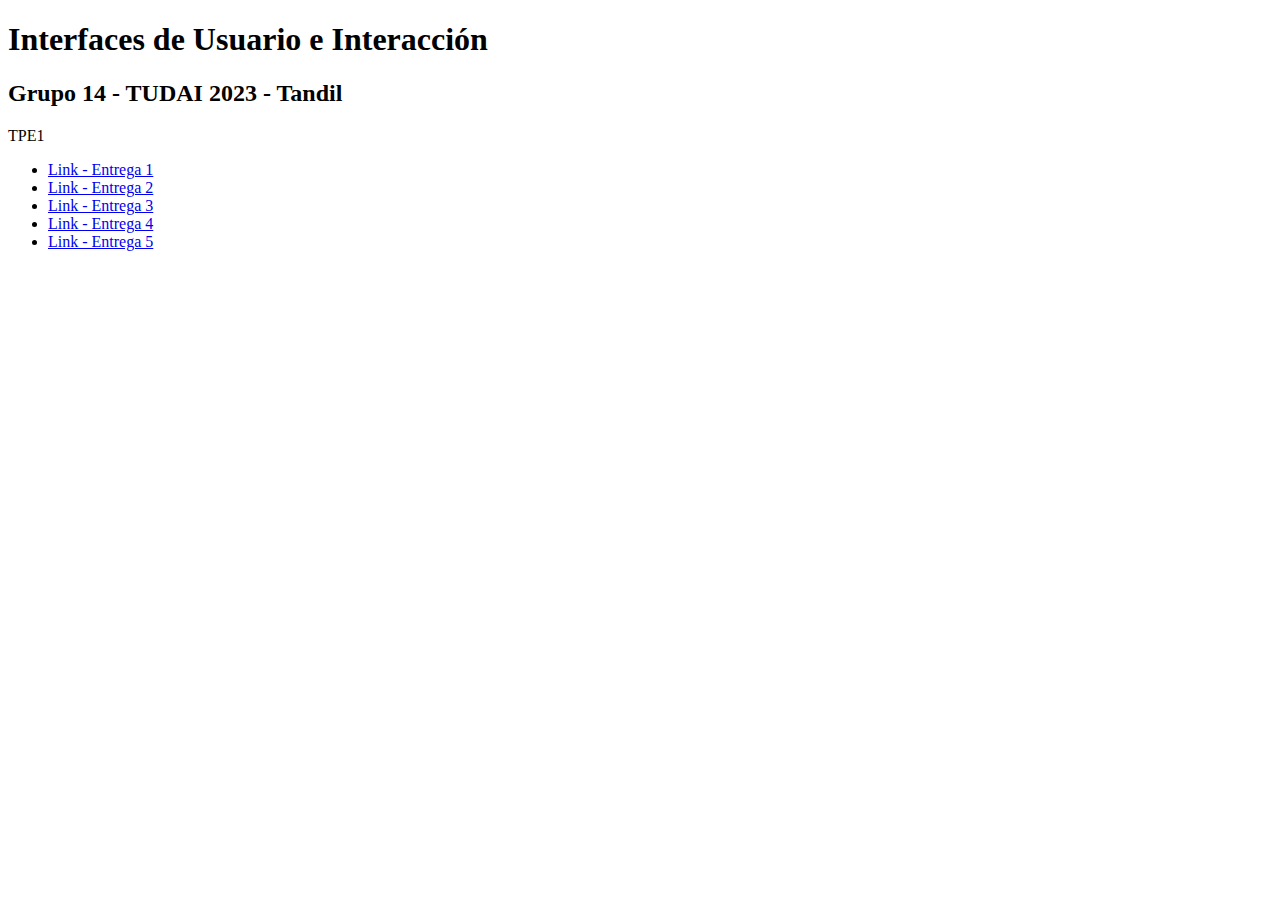
<file: index.html>
<!DOCTYPE html>
<html lang="en">
<head>
    <meta charset="UTF-8">
    <meta name="viewport" content="width=device-width, initial-scale=1.0">
    <title>Links</title>
</head>
<body>
    <h1>Interfaces de Usuario e Interacción</h1>
    <h2>Grupo 14 - TUDAI 2023 - Tandil</h2>
    <p>TPE1</p>
    <ul>
        <li><a href="TP1/EntregaFinal/index.html">Link - Entrega 1</a></li>
        <li><a href="TP2/EntregaFinal/index.html" target="_blank">Link - Entrega 2</a></li>
        <li><a href="TP3/EntregaFinal/index.html" target="_blank">Link - Entrega 3</a></li>
        <li><a href="TP4/EntregaFinal/index.html" target="_blank">Link - Entrega 4</a></li>
        <li><a href="TP5/EntregaFinal/index.html" target="_blank">Link - Entrega 5</a></li>
    </ul>
</body>
</html>
</file>
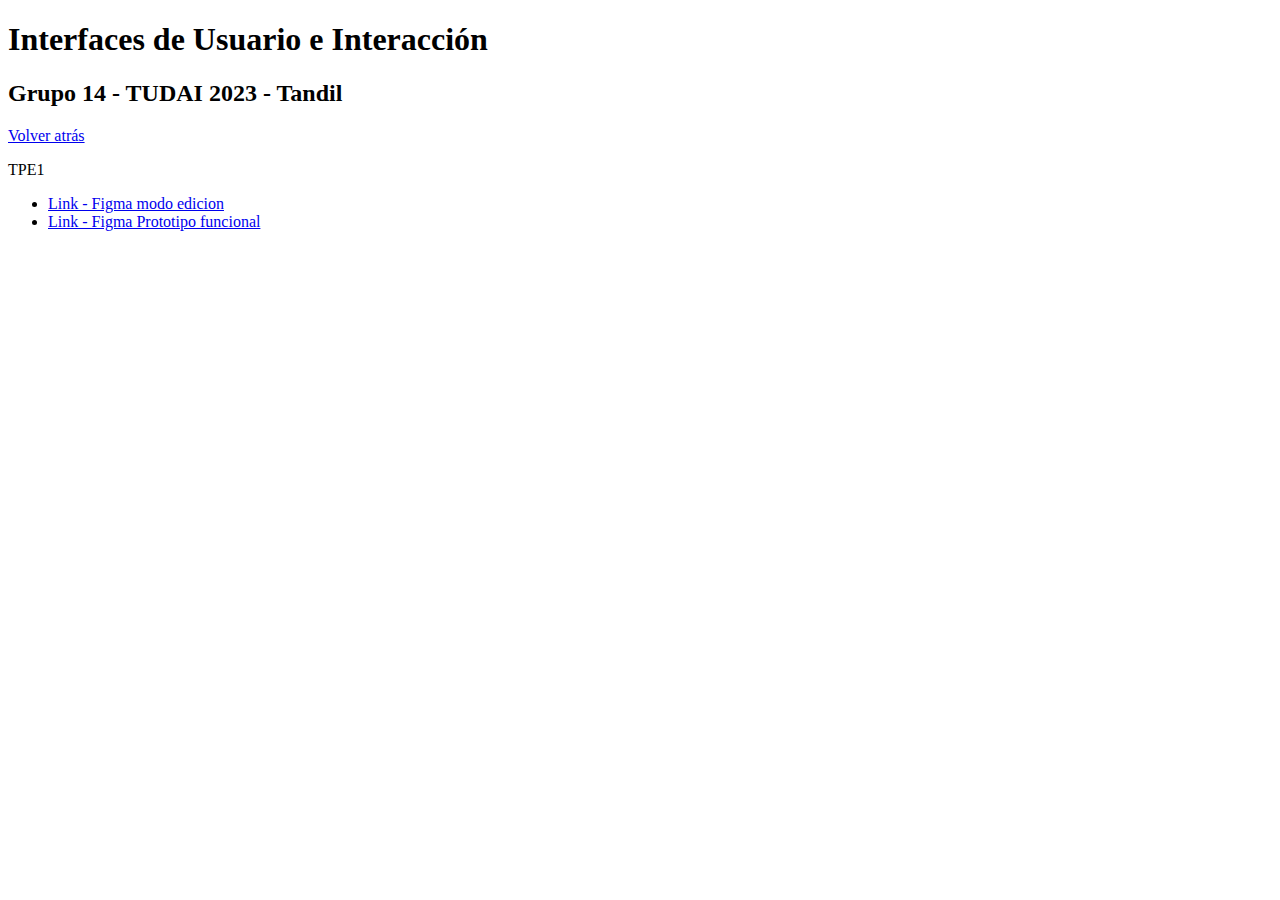
<file: TP1/EntregaFinal/index.html>
<!DOCTYPE html>
<html lang="en">
<head>
    <meta charset="UTF-8">
    <meta name="viewport" content="width=device-width, initial-scale=1.0">
    <title>Entrega 1</title>
</head>
<body>
    	
    <h1>Interfaces de Usuario e Interacción</h1>
    <h2>Grupo 14 - TUDAI 2023 - Tandil</h2>
    <a href="javascript: history.go(-1)">Volver atrás</a>
    <p>TPE1</p>
    <ul>
        <li><a href="https://www.figma.com/file/yp1QFyGQTbPRFfVeSin6Z0/Untitled?type=design&node-id=47%3A2&mode=design&t=mZ5EAZweIbe2HLhM-1" target="_blank" rel="noopener noreferrer">Link - Figma modo edicion</a></li>
        <li><a href="https://www.figma.com/proto/yp1QFyGQTbPRFfVeSin6Z0/Untitled?page-id=18%3A2&type=design&node-id=201-7535&viewport=227%2C53%2C0.2&t=jMVn5j6qWUIcX3mj-1&scaling=scale-down-width&starting-point-node-id=201%3A7535&show-proto-sidebar=1&mode=design" target="_blank" rel="noopener noreferrer">Link - Figma Prototipo funcional</a></li>
    </ul>
    
</body>
</html>
</file>
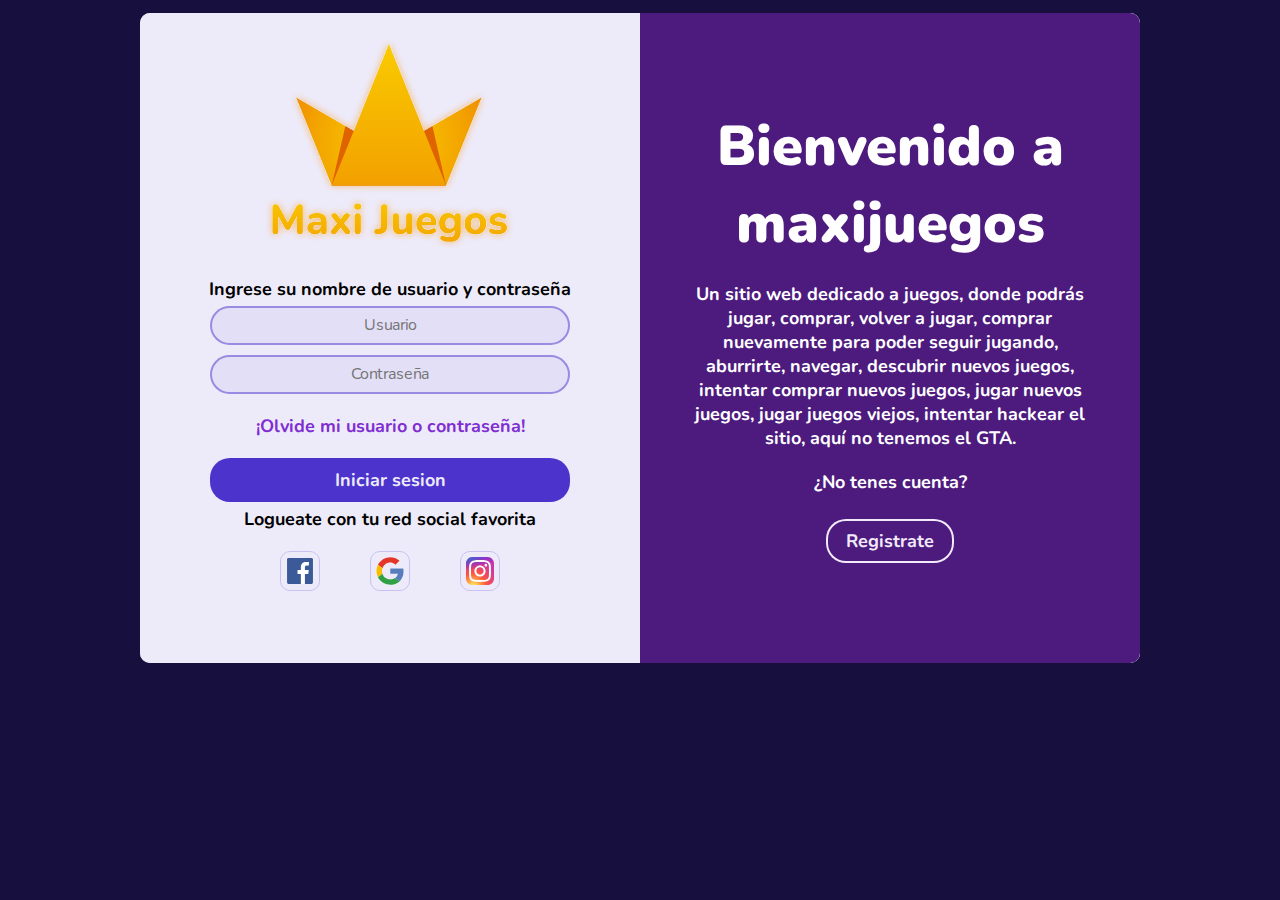
<file: TP2/EntregaFinal/index.html>
<!DOCTYPE html>
<html lang="en">
<head>
    <meta charset="UTF-8">
    <meta name="viewport" content="width=device-width, initial-scale=1.0">
    <link rel="preconnect" href="https://fonts.googleapis.com">
    <link rel="preconnect" href="https://fonts.gstatic.com" crossorigin>
    <link href="https://fonts.googleapis.com/css2?family=Nunito+Sans:opsz@6..12&display=swap" rel="stylesheet">
    <link rel="icon" href="static/icons/Logo.svg" type="image/svg+xml">
    <link rel="stylesheet" href="style.css">
    <title>Login</title>
</head>
<body>
    <main class="contenedor">
        
        <!-- Cover Box -->
        <div class="cover" id="registro">
            <!-- Sign Up Section -->
            <h1 class="titulo-principal sign-up">Bienvenido a maxijuegos</h1>
            <p class="texto-boton sign-up">Un sitio web dedicado a juegos, donde podrás jugar, comprar, volver a jugar, comprar nuevamente para poder seguir jugando, aburrirte, navegar, descubrir nuevos juegos, intentar comprar nuevos juegos, jugar nuevos juegos, jugar juegos viejos, intentar hackear el sitio, aquí no tenemos el GTA.</p>
            <p class="texto-boton sign-up">¿No tenes cuenta?</p>
            <a class="boton-sesion sign-up" href="#registro">Registrate</a>
            <!-- Sign In Section -->
            <h1 class="titulo-principal sign-in">Bienvenido a maxijuegos</h1>
            <p class="texto-boton sign-in">Un sitio web dedicado a juegos, donde podrás jugar, comprar, volver a jugar, comprar nuevamente para poder seguir jugando, aburrirte, navegar, descubrir nuevos juegos, intentar comprar nuevos juegos, jugar nuevos juegos, jugar juegos viejos, intentar hackear el sitio, aquí no tenemos el GTA.</p>
            <p class="texto-boton sign-in">¿Ya tenes cuenta?</p>
            <a class="boton-sesion sign-in" href="#logueo">Inicia sesión</a>
        </div>
        <!-- Login Box -->
        <div class="login">
            <img src="static/icons/Logo grande.svg" alt="">
            <p class="texto-boton">Ingrese su nombre de usuario y contraseña</p>
            <form action="home.html" class="login-form">
                <input type="text" placeholder="Usuario" required><br>
                <input type="password" placeholder="Contraseña" required><br>
                <a class="boton-terciario" href="#">¡Olvide mi usuario o contraseña!</a><br>
                <button class="boton-primario" type="submit">Iniciar sesion</button>
                <p class="texto-boton">Logueate con tu red social favorita</p>
                <div class="redes">
                    <a class="bo" href="www.facebook.com" target="_blank">
                        <img class="social-login" src="static/icons/devicon_facebook.svg" alt="facebook">
                    </a>
                    <a href="www.google.com" target="_blank">
                        <img class="social-login" src="static/icons/devicon_google.svg" alt="google">
                    </a>
                    <a href="www.instagram.com" target="_blank">
                        <img class="social-login" src="static/icons/skill-icons_instagram.svg" alt="">
                    </a>
                </div>
            </form>
        </div>
        <!-- Register Box -->
        <div class="register">
            <img src="static/icons/Logo grande.svg" alt="">
            <form id="form-registro" class="login-form">
                <p class="texto-boton rq">Campos requeridos</p>
                <div class="input-register"><span></span><input id="in-nombre" type="text" placeholder="Nombre" required></div>
                <div class="input-register"><span></span><input id="in-apellido" type="text" placeholder="Apellido" required></div>
                <div class="input-nick"><span></span><input id="in-nick" type="text" placeholder="Nickname"></div>
                <div class="input-register"><span></span><input id="in-fecha" type="date" required></div>
                <div class="input-register inp-mail"><input id="in-mail" type="email" placeholder="mail@example.com" required><span></span></div>
                <div class="input-register"><input id="in-ppas" type="password" placeholder="Contraseña" required><span></span></div>
                <div class="input-register"><input id="in-rpas" type="password" placeholder="Repetir cont..." required><span></span></div>
                <button class="boton-primario" type="submit">Registrarse</button>
            </form>
            <p class="warnings" id="warnings"> </p>
        </div>
    </main> <!-- END Container -->
    <script src="script.js"></script>
</body>
</html>
</file>
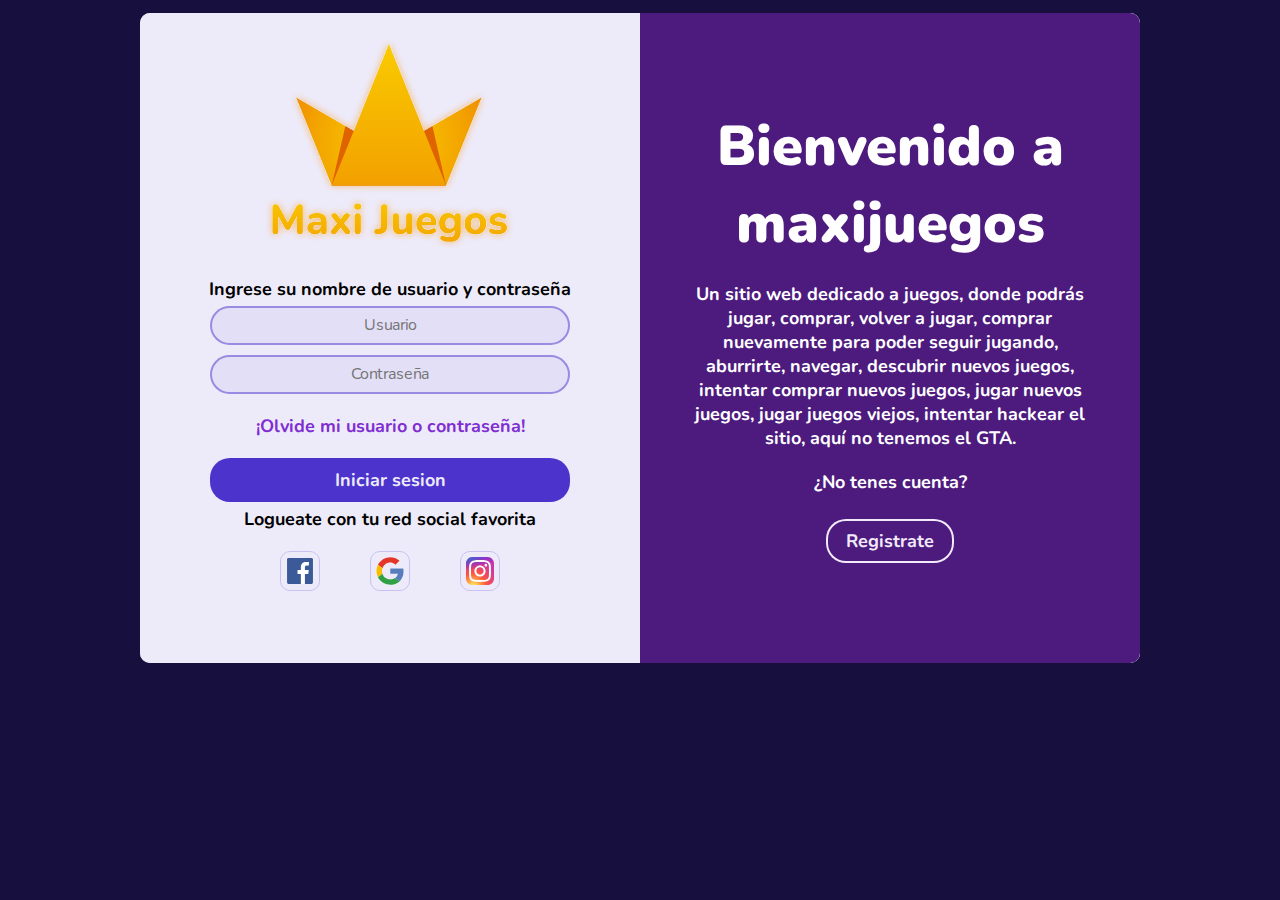
<file: TP3/EntregaFinal/index.html>
<!DOCTYPE html>
<html lang="en">
<head>
    <meta charset="UTF-8">
    <meta name="viewport" content="width=device-width, initial-scale=1.0">
    <link rel="preconnect" href="https://fonts.googleapis.com">
    <link rel="preconnect" href="https://fonts.gstatic.com" crossorigin>
    <link href="https://fonts.googleapis.com/css2?family=Nunito+Sans:opsz@6..12&display=swap" rel="stylesheet">
    <link rel="icon" href="static/icons/Logo.svg" type="image/svg+xml">
    <link rel="stylesheet" href="style.css">
    <title>Login</title>
</head>
<body>
    <main class="contenedor">
        
        <!-- Cover Box -->
        <div class="cover" id="registro">
            <!-- seccion de registro -->
            <h1 class="titulo-principal sign-up">Bienvenido a maxijuegos</h1>
            <p class="texto-boton sign-up">Un sitio web dedicado a juegos, donde podrás jugar, comprar, volver a jugar, comprar nuevamente para poder seguir jugando, aburrirte, navegar, descubrir nuevos juegos, intentar comprar nuevos juegos, jugar nuevos juegos, jugar juegos viejos, intentar hackear el sitio, aquí no tenemos el GTA.</p>
            <p class="texto-boton sign-up">¿No tenes cuenta?</p>
            <a class="boton-sesion sign-up" href="#registro">Registrate</a>
            <!-- seccion de logueo -->
            <h1 class="titulo-principal sign-in">Bienvenido a maxijuegos</h1>
            <p class="texto-boton sign-in">Un sitio web dedicado a juegos, donde podrás jugar, comprar, volver a jugar, comprar nuevamente para poder seguir jugando, aburrirte, navegar, descubrir nuevos juegos, intentar comprar nuevos juegos, jugar nuevos juegos, jugar juegos viejos, intentar hackear el sitio, aquí no tenemos el GTA.</p>
            <p class="texto-boton sign-in">¿Ya tenes cuenta?</p>
            <a class="boton-sesion sign-in" href="#logueo">Inicia sesión</a>
        </div>
        <!-- Login Box -->
        <div class="login">
            <img src="static/icons/Logo grande.svg" alt="logo">
            <p class="texto-boton">Ingrese su nombre de usuario y contraseña</p>
            <form action="home.html" class="login-form">
                <input type="text" placeholder="Usuario" required><br>
                <input type="password" placeholder="Contraseña" required><br>
                <a class="boton-terciario" href="#">¡Olvide mi usuario o contraseña!</a><br>
                <button class="boton-primario" type="submit">Iniciar sesion</button>
                <p class="texto-boton">Logueate con tu red social favorita</p>
                <div class="redes">
                    <a class="bo" href="www.facebook.com" target="_blank">
                        <img class="social-login" src="static/icons/devicon_facebook.svg" alt="facebook">
                    </a>
                    <a href="www.google.com" target="_blank">
                        <img class="social-login" src="static/icons/devicon_google.svg" alt="google">
                    </a>
                    <a href="www.instagram.com" target="_blank">
                        <img class="social-login" src="static/icons/skill-icons_instagram.svg" alt="instagram">
                    </a>
                </div>
            </form>
        </div>
        <!-- Registro Box -->
        <div class="register">
            <img src="static/icons/Logo grande.svg" alt="logo">
            <form id="form-registro" class="login-form">
                <p class="texto-boton rq">Campos requeridos</p>
                <div class="input-register"><span></span><input id="in-nombre" type="text" placeholder="Nombre" required></div>
                <div class="input-register"><span></span><input id="in-apellido" type="text" placeholder="Apellido" required></div>
                <div class="input-nick"><span></span><input id="in-nick" type="text" placeholder="Nickname"></div>
                <div class="input-register"><span></span><input id="in-fecha" type="date" required></div>
                <div class="input-register inp-mail"><input id="in-mail" type="email" placeholder="mail@example.com" required><span></span></div>
                <div class="input-register"><input id="in-ppas" type="password" placeholder="Contraseña" required><span></span></div>
                <div class="input-register"><input id="in-rpas" type="password" placeholder="Repetir cont..." required><span></span></div>
                <button class="boton-primario" type="submit">Registrarse</button>
            </form>
            <p class="warnings" id="warnings"> </p>
        </div>
    </main>
    <script src="static/js/sesion.js"></script>
</body>
</html>
</file>
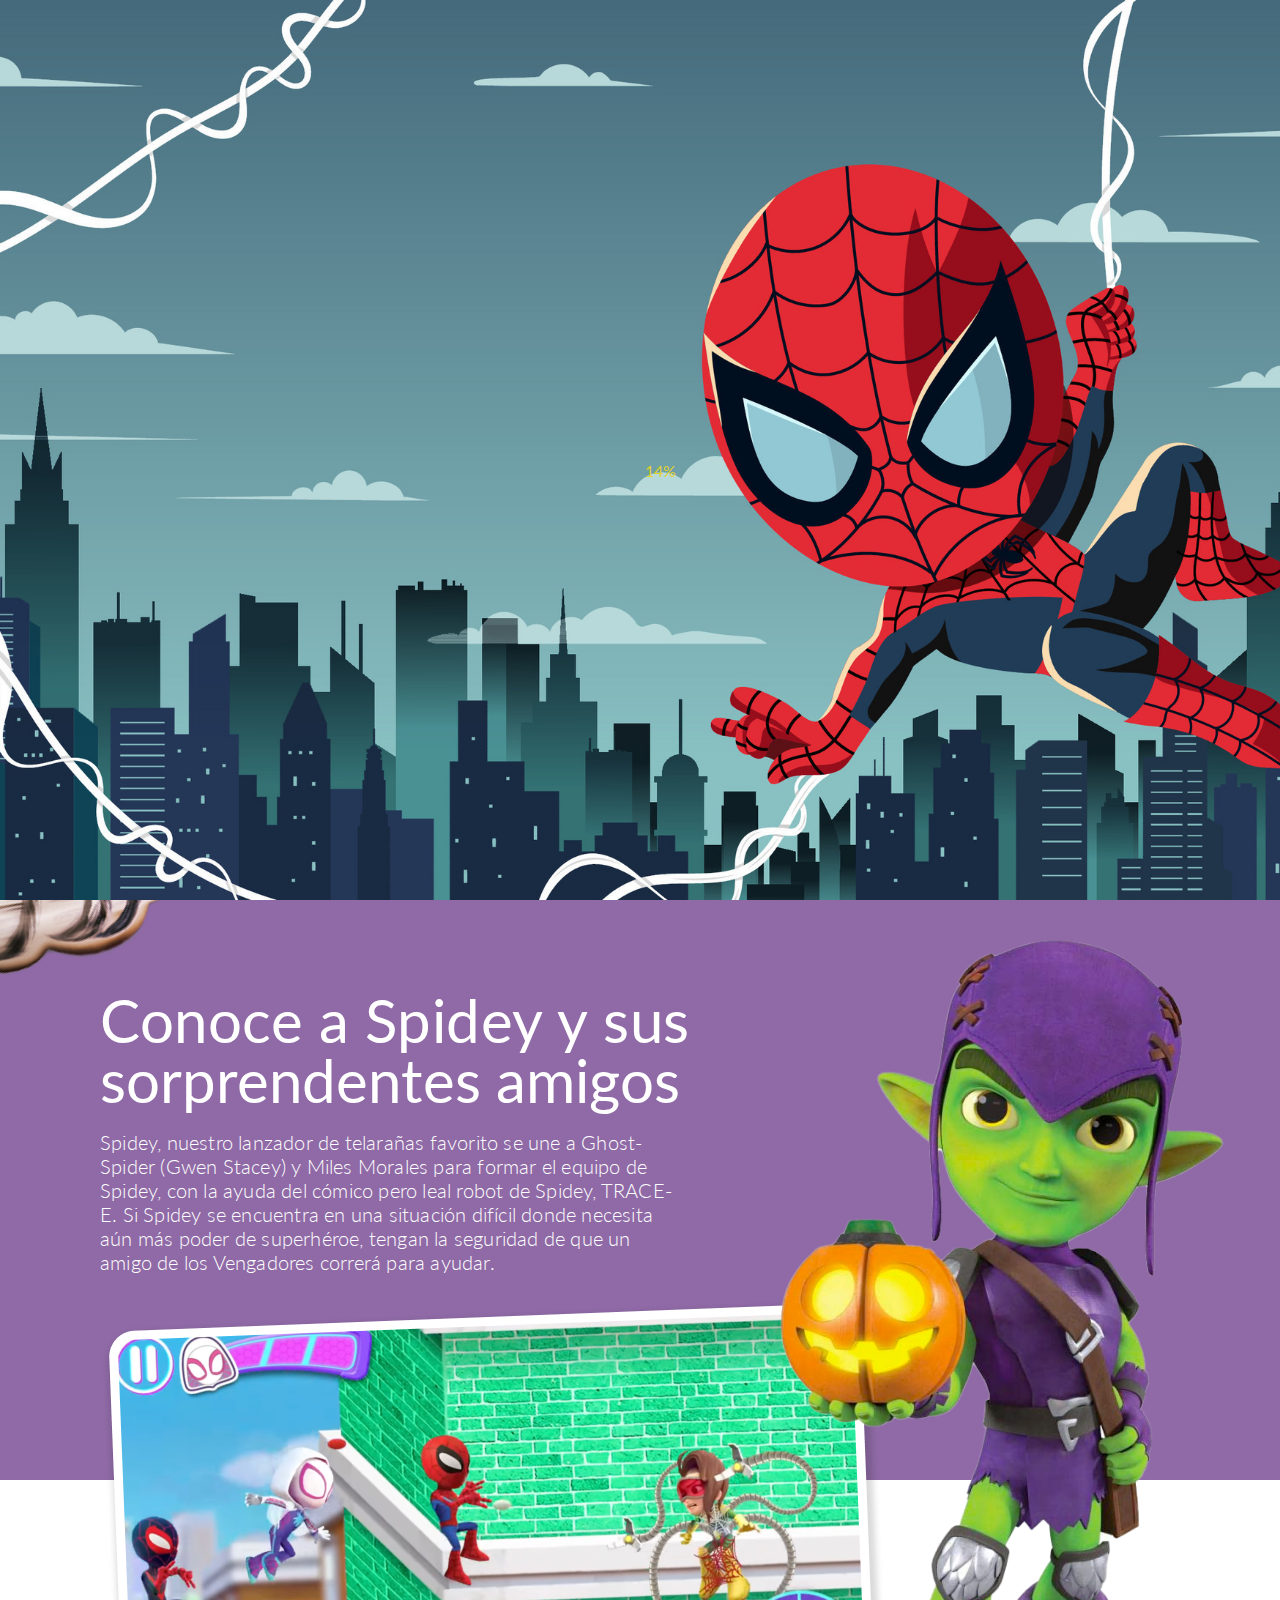
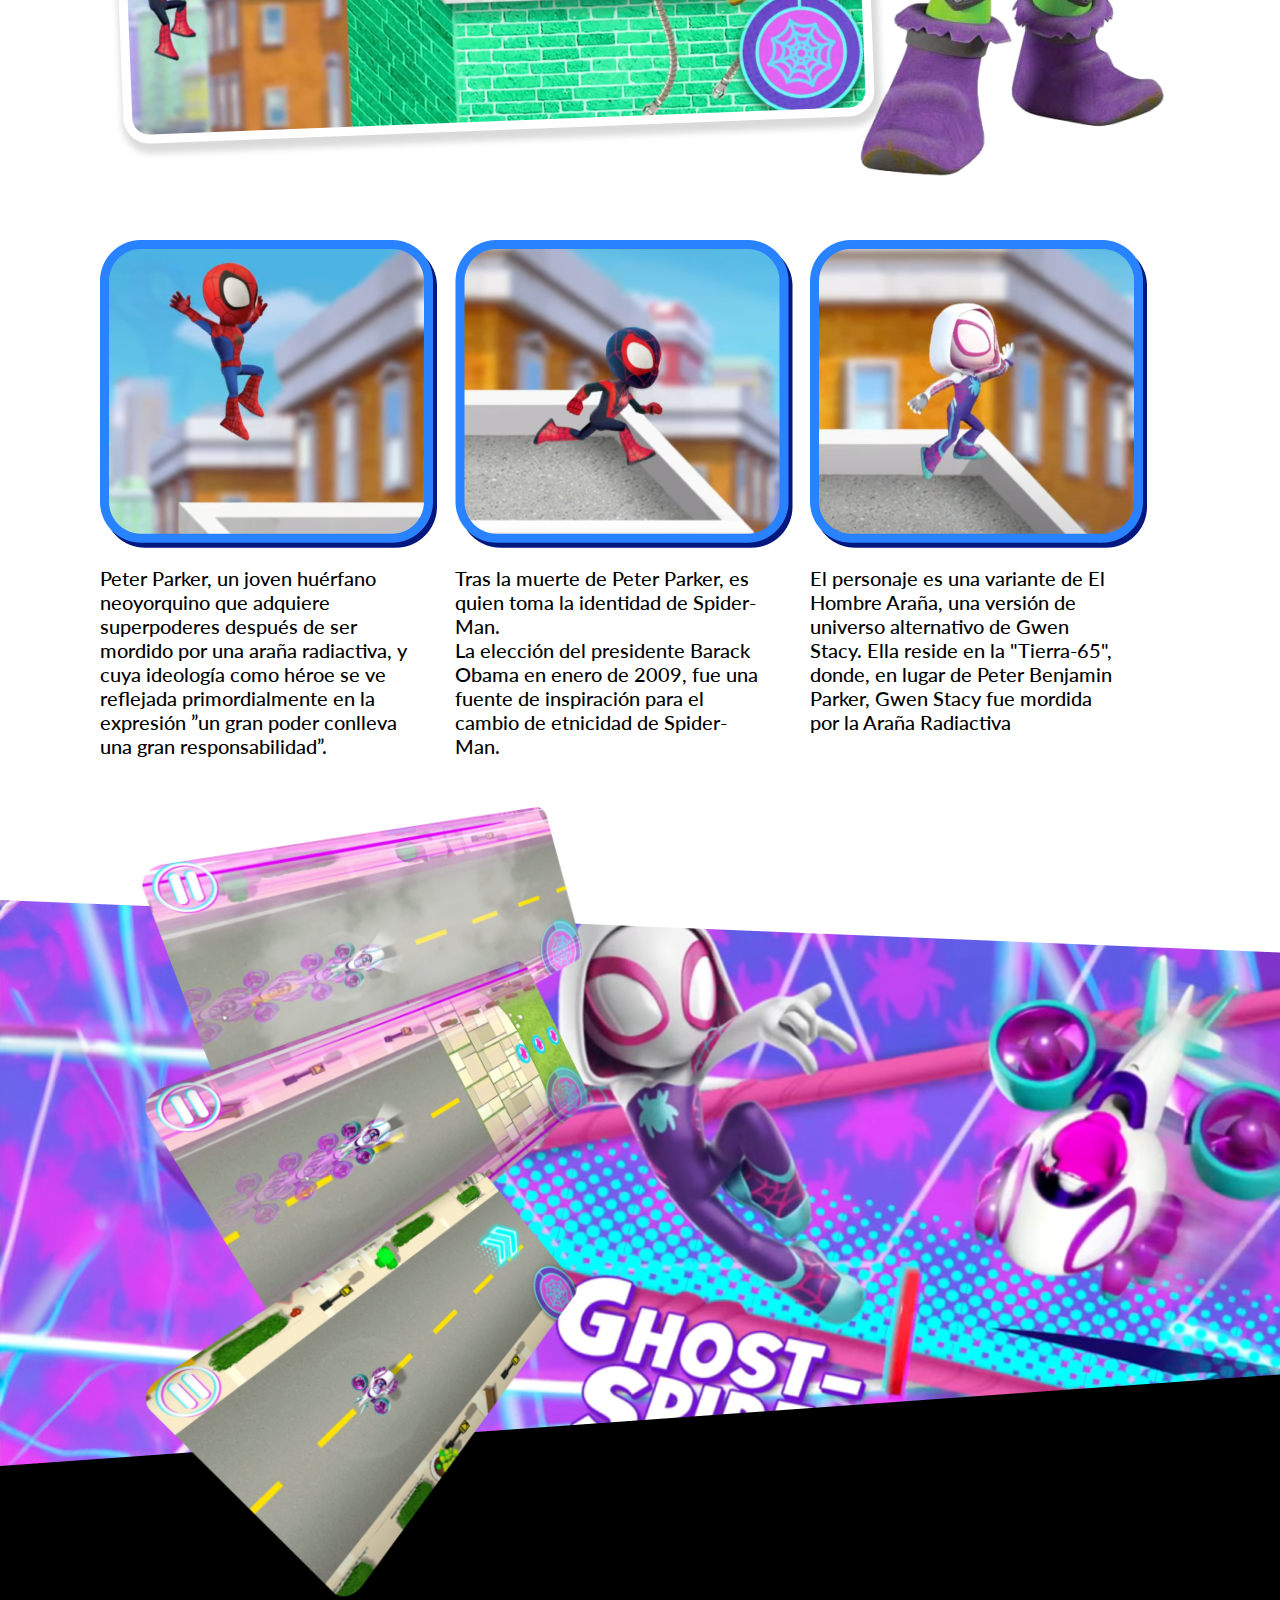
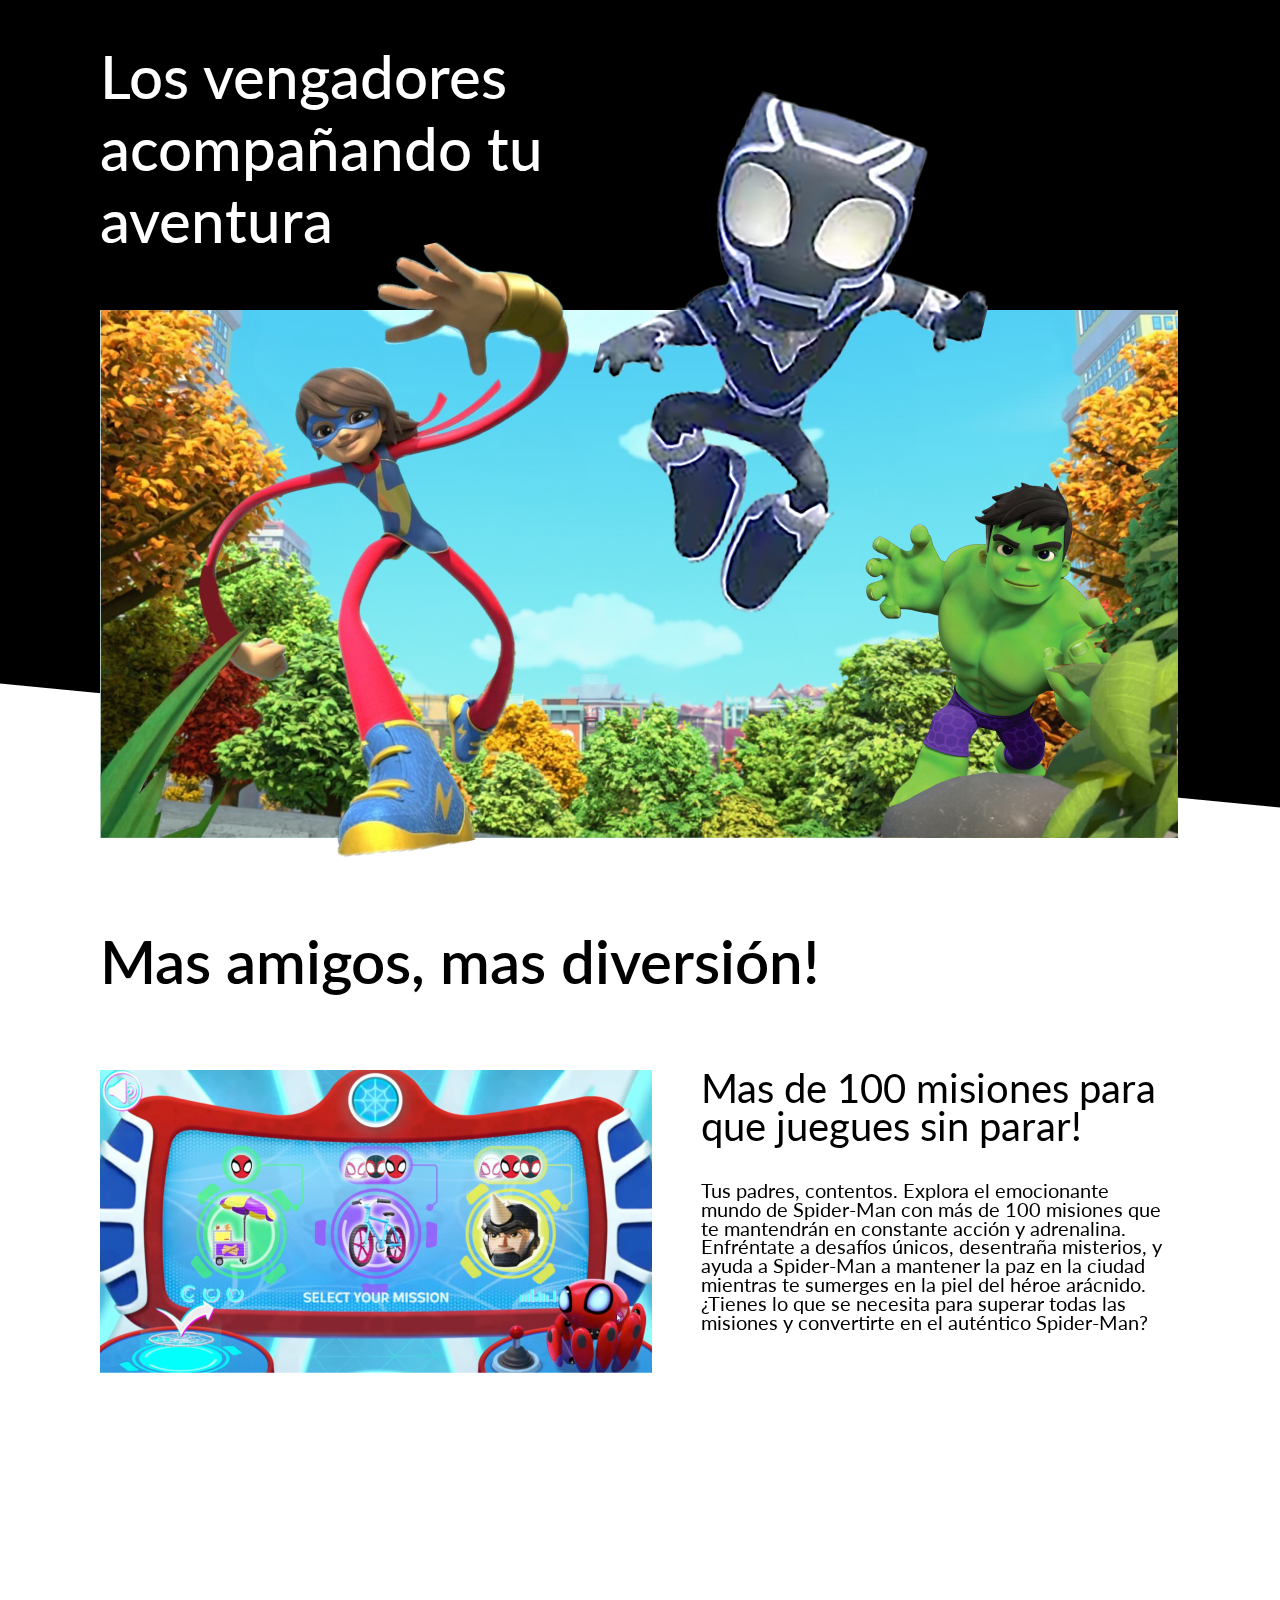
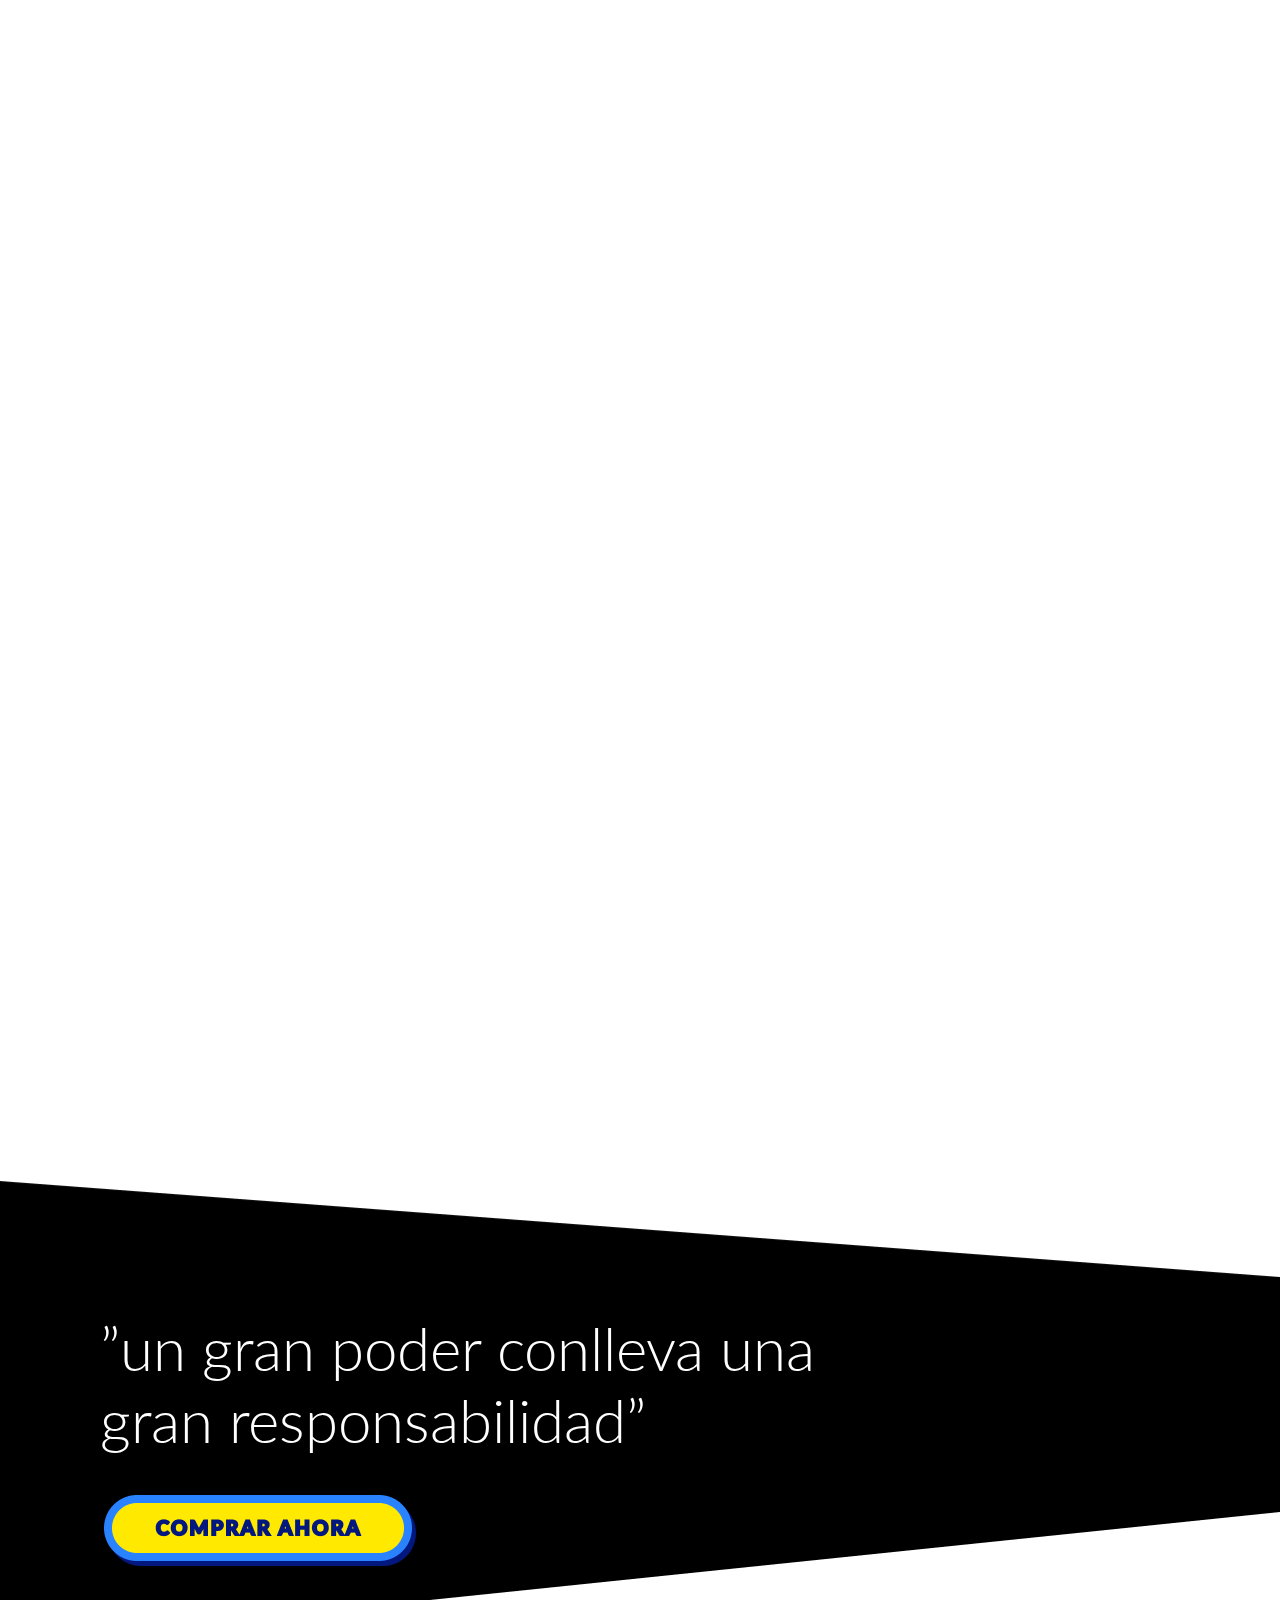
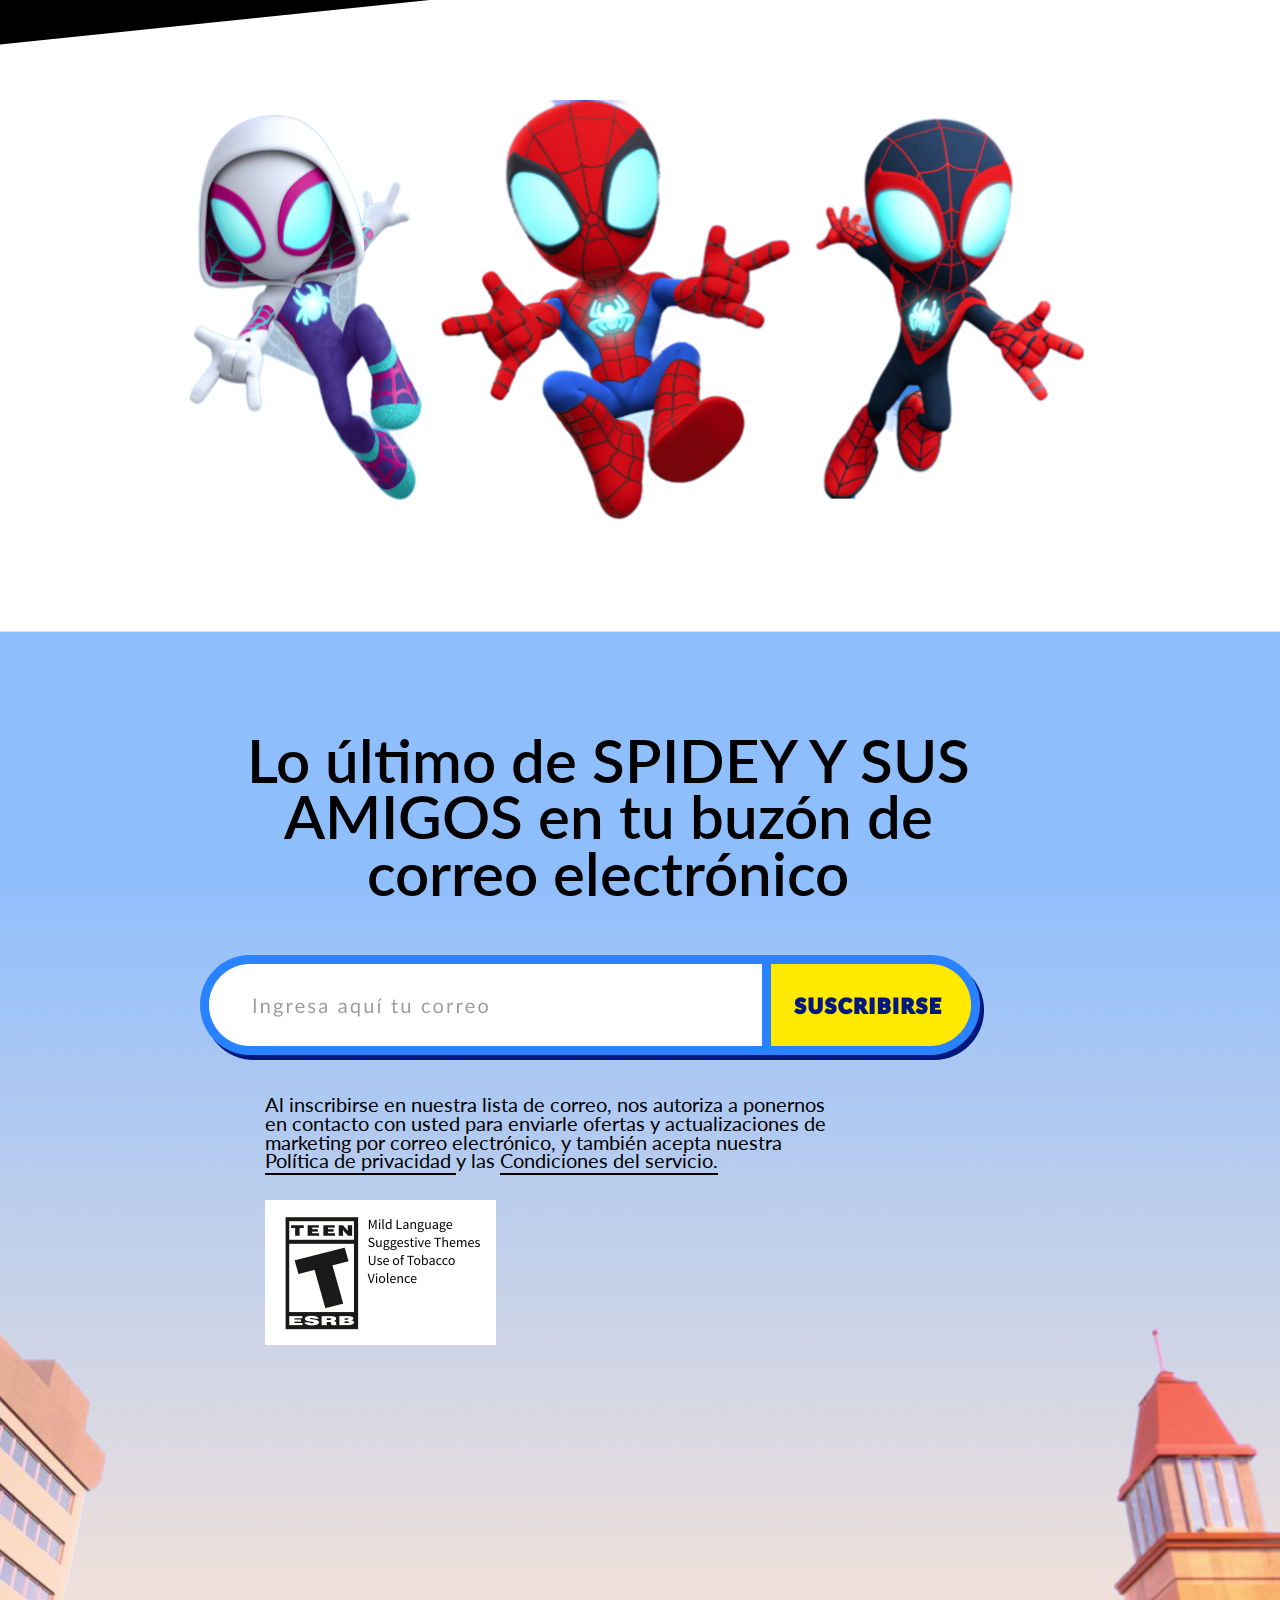
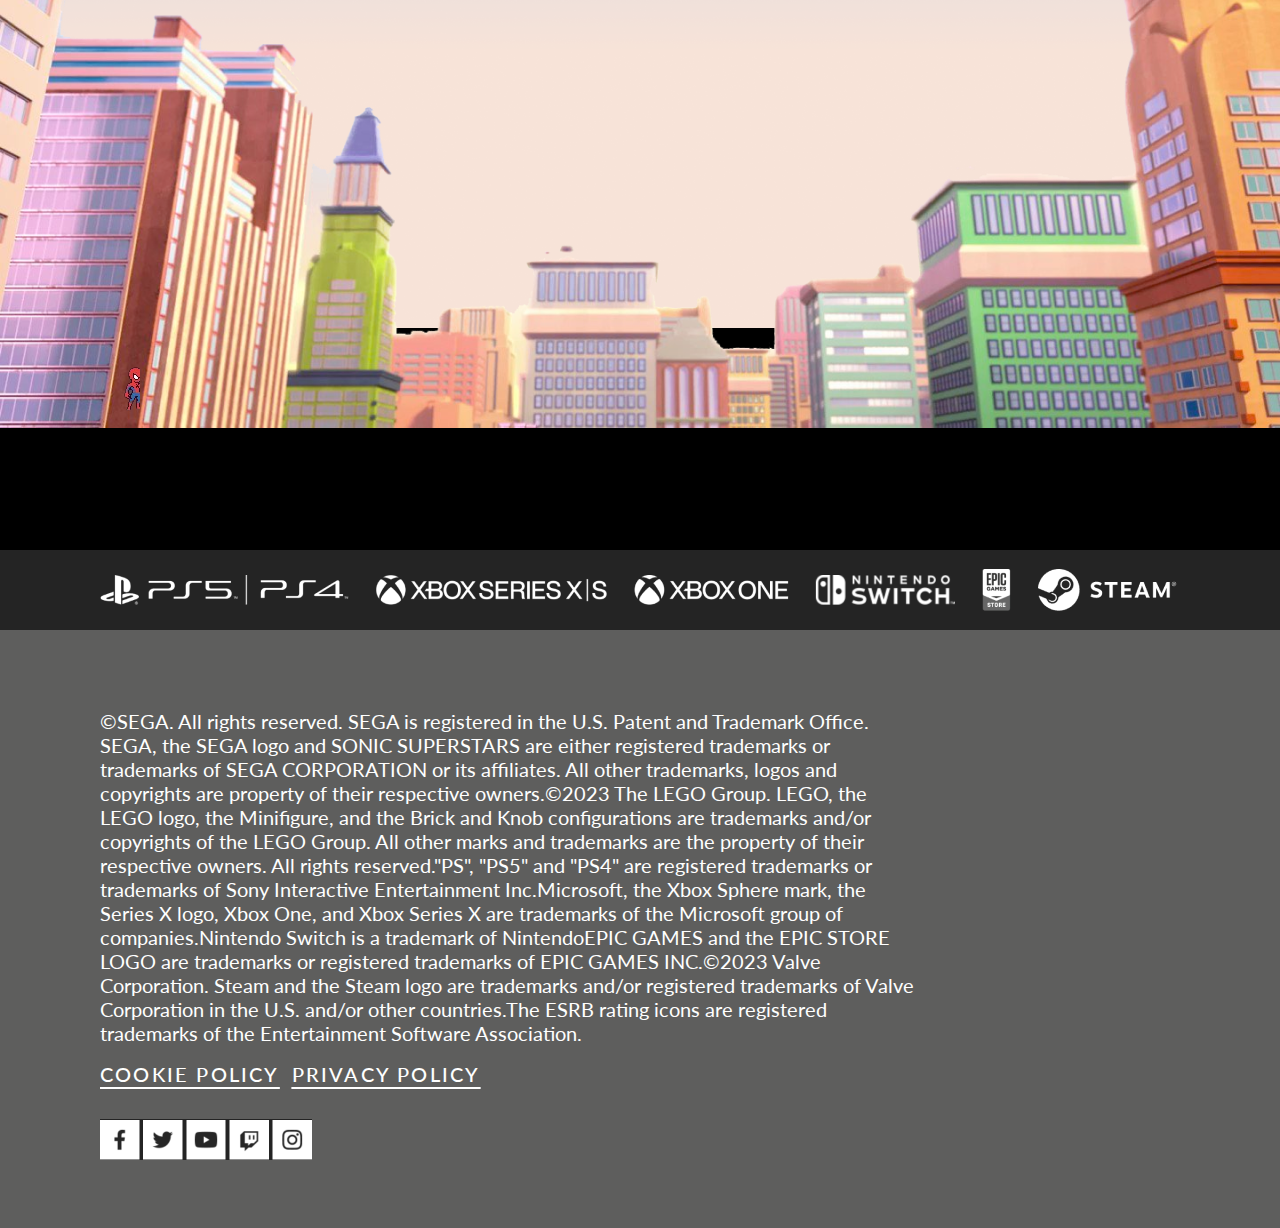
<file: TP4/EntregaFinal/index.html>
<!DOCTYPE html>
<html lang="en">

<head>
    <meta charset="UTF-8">
    <meta name="viewport" content="width=device-width, initial-scale=1.0">
    <link rel="icon" href="images/logo-page.png" type="image/png">
    <title>Hombre araña</title>
    <link rel="stylesheet" href="style.css">
    <link rel="preconnect" href="https://fonts.googleapis.com">
    <link rel="preconnect" href="https://fonts.gstatic.com" crossorigin>
    <link href="https://fonts.googleapis.com/css2?family=Lato:wght@300;400;500;600;700;800;900&display=swap" rel="stylesheet">
</head>

<body>

    <div class="contenedorLoader">
        <div class="loader">
            <div class="loader-inner" id="loader-inner"></div>
            <div class="loader-text" id="loader-text">0%</div>
        </div>
    </div> 

    <section id="section1">
        <img class="img-cielo1" src="images/Seccion1/cielo1.png" alt="">
        <img class="img-cielo2" src="images/Seccion1/cielo2.png" alt="">
        <img class="imgNavFijo" src="images/Seccion1/cielo1 - copia.png" alt="cielo1">
        <img class="logoChico" src="images/Seccion1/logoChico.png" alt="">
        <div id="menu" class="menu">
            <div class="linea-menu"></div>
            <div class="linea-menu"></div>
            <div class="linea-menu"></div>
        </div>
        <div class="itemsMenu">
            <div class="item1">
                <img src="images/Seccion1/item1.png" alt="itemMenu">
            </div>
            <div class="item2">
                <img src="images/Seccion1/item2.png" alt="itemMenu">
    
            </div>
            <div class="item3">
                <img src="images/Seccion1/item3.png" alt="itemMenu">
    
            </div>
        </div>
        <img class="btn-comprar" src="images//Seccion1/btn-comprar.png" alt="btn-compra">
        <img class="edificio1" id="edificio1" src="images/Seccion1/edificio1.png" alt="edificio1">
        <img class="edificio2" id="edificio2" src="images/Seccion1/edificio2.png" alt="edificio3">
        <img class="edificio3" id="edificio3" src="images/Seccion1/edificio3.png" alt="edificio2">
        <div class="container-1080">
            <img class="logo" src="images/Seccion1/logo.png" alt="logo">
            <img class="personaje1" id="personaje1" src="images/Seccion1/personaje1.png" alt="personaje1">
            <img class="personaje2" id="personaje2" src="images/Seccion1/spider.png" alt="personaje2">
            <img class="personaje3" id="personaje3" src="images/Seccion1/spiderNegro.png" alt="personaje3">
            <img class="personaje3Chico" id="personaje3Chico" src="images/Seccion1/spiderNegro2.png" alt="personaje3">
        </div>

    </section>

    <section id="section2">
        <img class="fondoVioleta" src="images/Seccion2/fondoVioleta.png" alt="fondoVioleta">
        <div class="container-1080">
            <img class="rectSeccion2" src="images/Seccion2/rectangPersonajes.png" alt="rectangPersonajes">
            <div class="conoceSpider">
                <h1 class="conoceASpider">Conoce a Spidey y sus </h1>
                <h1>sorprendentes amigos</h1>
            </div>
            <div class="descripConoceSpider">
                <p>Spidey, nuestro lanzador de telarañas favorito se une a Ghost-Spider (Gwen Stacey) y Miles Morales para
                    formar el equipo de Spidey, con la ayuda del cómico pero leal robot de Spidey, TRACE-E. Si Spidey se
                    encuentra en una situación difícil donde necesita aún más poder de superhéroe, tengan la seguridad de
                    que un amigo de los Vengadores correrá para ayudar.</p>
            </div>
            <img class="duende" src="images/Seccion2/duende.png" alt="duende">
        </div>
    </section>

    <section id="section3">

        <img class="fondoBlanco" src="images/Seccion3/fondoBlanco.png" alt="fondeBlanco">
        <div class="container-1080">
            <div class="descripcionPersonajes">
                <div class="historiaSpider">
                    <img src="images/Seccion3/spider.png" alt="spider">
                    <p class="historiaPersonajes">Peter Parker, un joven huérfano neoyorquino que adquiere superpoderes
                        después de ser mordido por una araña radiactiva, y cuya ideología como héroe se ve reflejada
                        primordialmente en la expresión ”un gran poder conlleva una gran responsabilidad”.</p>
                </div>
                <div class="historiaSpiderNegro">
                    <img src="images/Seccion3/spiderNegro.png" alt="spiderNegro">
                    <p class="historiaPersonajes">Tras la muerte de Peter Parker, es quien toma la identidad de
                        Spider-Man.
                        <br>La elección del presidente Barack Obama en enero de 2009, fue una fuente de inspiración para el
                        cambio de etnicidad de Spider-Man.
                    </p>
                </div>
                <div class="historiaGhost">
                    <img src="images/Seccion3/ghost.png" alt="ghost">
                    <p class="historiaPersonajes">El personaje es una variante de El Hombre Araña, una versión de universo
                        alternativo de Gwen Stacy. Ella reside en la "Tierra-65", donde, en lugar de Peter Benjamin Parker,
                        Gwen Stacy fue mordida por la Araña Radiactiva</p>
                </div>
            </div>
        </div>
    </section>

    <section id="section4">
        <img class="fondoGhost" src="images/Seccion4/fondoGhost.png" alt="dondoGhost">
        <div class="container-1080">
            <div class="autosAndando">
                <img class="autoVelocidad" src="images/Seccion4/autoRapido.png" alt="autoRapido">
                <img class="autoMovim" src="images/Seccion4/autoEnMovimiento.png" alt="autoEnMovimiento">
                <img class="autoQuieto" src="images/Seccion4/autoQuieto.png" alt="autoQuieto">
            </div>
        </div>
    </section>

    <section id="section5">
        <div class="container-1080">
            <div class="vengadoresAcompañando">
                <h1>Los vengadores acompañando tu aventura</h1>
            </div>
            <div class="parallax-nubes">
                <img src="images/Seccion5/fondoNubes.png" alt="">
    
            </div>
            <img class="seccion5plantitas" src="images/Seccion5/fondoSuperheroe2.png" alt="">
            <img class="seccion5piedra" src="images/Seccion5/fondoSuperheroes1.png" alt="">
            <div class="contenedor">
                <img class="hulk" src="images/Seccion5/hulk.png" alt="hulk">
                <img class="MsMarvel" src="images/Seccion5/MsMarvel.png" alt="MsMarvel">
                <img class="blackPanter" src="images/Seccion5/blackPanter.png" alt="blackPanter">
            </div>
        </div>
    </section>

    <section id="section6">
        <img class="fondoBlancoS6" src="images/Seccion6/fondoBlanco.png" alt="">
        <div class="container-1080">
            <h1 class="masAmigos6">Mas amigos, mas diversión!</h1>
            <div class="seccion6">
                <div class="columnasImg">
                    <div class="columnasImg2">
                        <div class="imgSeccion6 show-img" id="imgSeccion6-1">
                            <img src="images/Seccion6/masDe100Millones.png" id="imagen1" alt="">
                        </div>
                        <div class="imgSeccion6" id="imgSeccion6-2">
                            <img src="images/Seccion6/escenasDeslumbrantes.png" id="imagen2" alt="">
                        </div>
                        <div class="imgSeccion6" id="imgSeccion6-3">
                            <img src="images/Seccion6/cadaMisionDaraPuntos.png" id="imagen3" alt="">
                        </div>
                        <div class="imgSeccion6" id="imgSeccion6-4">
                            <img src="images/Seccion6/derrotaVillanos.png" id="imagen4" alt="">
                        </div>
                    </div>
                </div>
                <div class="columnasTexto">
                    <div id="txt-1" class="seccion6Texto show-txt">
                        <h1>Mas de 100 misiones para que juegues sin parar!</h1>
                        <p>Tus padres, contentos. Explora el emocionante mundo de Spider-Man con más de 100 misiones que
                            te mantendrán en constante acción y adrenalina. Enfréntate a desafíos únicos, desentraña
                            misterios, y ayuda a Spider-Man a mantener la paz en la ciudad mientras te sumerges en la
                            piel del héroe arácnido. ¿Tienes lo que se necesita para superar todas las misiones y
                            convertirte en el auténtico Spider-Man?</p>
                    </div>
                    <div id="txt-2" class="seccion6Texto">
                        <h1>Escenas deslumbrantes que te sorprenderán</h1>
                        <p>Sumérgete en un universo de maravillas visuales con 'Spider-Man: [nombre del juego]'. Nuestro
                            juego te llevará a través de escenas deslumbrantes que te dejarán sin aliento. Desde los
                            rascacielos de Nueva York hasta los intrincados detalles de la vida de Peter Parker, cada rincón
                            de este mundo te sorprenderá. Prepárate para una experiencia única que desafiará tus
                            expectativas y te transportará a un asombroso viaje con el Hombre Araña.</p>
                    </div>
                    <div id="txt-3" class="seccion6Texto">
                        <h1>Cada misión te dará puntos que no sirven para nada! </h1>
                        <p>Cada misión es una oportunidad para vivir la emocionante vida del Hombre Araña, y aunque los
                            puntos que ganarás no tengan un propósito específico, la verdadera recompensa está en la
                            diversión y la inmersión que experimentarás en cada desafío. No necesitas acumular puntos
                            para sentirte como un auténtico superhéroe, ya que la adrenalina de salvar la ciudad y la
                            emoción de las acrobacias en el aire son más que suficientes. ¡Así que prepárate para
                            sumergirte en la acción y la aventura, sin preocuparte por los puntos, y vive la experiencia
                            definitiva de Spider-Man!</p>
                    </div>
                    <div id="txt-4" class="seccion6Texto">
                        <h1>Derrota a los villanos y diviértete</h1>
                        <p>la diversión está asegurada mientras te enfrentas a los infames villanos de la ciudad de
                            Nueva York. Enfréntate a desafíos épicos, combate a tus enemigos más temibles y disfruta de
                            una experiencia llena de acción y emoción. Cada encuentro con los villanos te sumergirá en
                            una batalla trepidante y te llevará más cerca de convertirte en el auténtico Hombre Araña.
                            Así que, ¿estás listo para derrotar a los villanos y sumergirte en la aventura definitiva de
                            Spider-Man?"</p>
                    </div>
                </div>
            </div>
        </div>
    </section>

    <section id="section7">
        <div class="container-1080">
            <div class="unGranPoder">
                <h1>”un gran poder conlleva una gran responsabilidad”</h1>
            </div>
            <img class="btn-comparar7" src="images/Seccion7/comprarAhora.png" alt="btn-comprar">
        </div>
    </section>

    <section id="section8">
        <img class="fondoBlanco8" src="images/Seccion8/fondoBlanco.png" alt="fondoBlanco">
        <img class="fondoAzulOscuro" src="images/Seccion8/fondoAzulOscuro.png" alt="fondoAzulOscuro">
        <img class="fondoCeleste" src="images/Seccion8/fondoCeleste.png" alt="fondoCeleste">
        <img class="fondoRosa" src="images/Seccion8/fondoRosa.png" alt="fondoRosa">
        <div class="container-1080">
            <img class="ghost-Spider8" src="images/Seccion8/ghost-Spider.png" alt="ghost-Spider">
            <img class="spiderMan8" src="images/Seccion8/spiderMan.png" alt="spiderMan">
            <img class="spiderNegro8" src="images/Seccion8/spiderNegro.png" alt="spiderNegro">
        </div>
    </section>

    <section id="section9">
        <img class="fondoDeLosDeptos" src="images/Seccion9/fondoDeLosDeptos.png" alt="fondoDeLosDeptos">
        <img class="fondoDepartamentos" src="images/Seccion9/fondoDepartamentos.png" alt="fondoDepartamentos">
        <div class="container-1080">
            <div class="tituloSecc9">
                <h1 class="loUltimoDeSpider">Lo último de SPIDEY Y SUS AMIGOS en tu buzón de correo electrónico</h1>
            </div>
            <img class="btn-Suscribirse" src="images/Seccion9/btn-Suscribirse.png" alt="btn-Suscribirse">
            <div class="textoPInsc">
                <p class="alInscribirse">Al inscribirse en nuestra lista de correo, nos autoriza a ponernos en contacto con
                    usted para enviarle ofertas y actualizaciones de marketing por correo electrónico, y también acepta
                    nuestra <span class="subrayado"> Política de privacidad </span>y las <span class="subrayado">Condiciones
                        del servicio.</span></p>
            </div>
            <img class="codigoExtens" src="images/Seccion9/codigoExtens.png" alt="codigoExtens">
            <div class="speddsheet animacion"></div>
        </div>
    </section>

    <footer id="section10">
        <img class="fondoLogP" src="images/Seccion10/fondoLogPlataformas.png" alt="fondoLogPlataformas">
        <img class="fondoSega" src="images/Seccion10/fondoSEGA.png" alt="fondoSEGA">
        <img class="logosPlataf container-1080" src="images/Seccion10/logosPlataformas.png" alt="logosPlataformas">
        <div class="divFooter container-1080">
            <p class="pDeFooter"> ©SEGA. All rights reserved. SEGA is registered in the U.S. Patent and Trademark
                Office.
                SEGA, the SEGA logo and SONIC SUPERSTARS are either registered trademarks or trademarks of SEGA
                CORPORATION
                or its affiliates. All other trademarks, logos and copyrights are property of their respective
                owners.©2023
                The LEGO Group. LEGO, the LEGO logo, the Minifigure, and the Brick and Knob configurations are
                trademarks
                and/or copyrights of the LEGO Group. All other marks and trademarks are the property of their
                respective
                owners. All rights reserved."PS", "PS5" and "PS4" are registered trademarks or trademarks of
                Sony Interactive Entertainment Inc.Microsoft, the Xbox Sphere mark, the Series X logo, Xbox One, and
                Xbox
                Series X are trademarks of the Microsoft group of companies.Nintendo Switch is a trademark of
                NintendoEPIC
                GAMES and the EPIC STORE LOGO are trademarks or registered trademarks of EPIC GAMES INC.©2023 Valve
                Corporation. Steam and the Steam logo are trademarks and/or registered trademarks of Valve
                Corporation in
                the U.S. and/or other countries.The ESRB rating icons are registered trademarks of the Entertainment
                Software
                Association.</p>
            <p class="cookie1"><a href="https://privacy.sega.com/en/sega-cookie-policy">COOKIE POLICY </a></p>
            <p class="cookie2"><a href="https://privacy.sega.com/sega-of-america-inc-privacy-policy">PRIVACY
                    POLICY</a></p>
            <img class="redesSociales" src="images/Seccion10/redesSociales.png" alt="redesSociales" class="imgFooter">
        </div>
    </footer>
    <script src="js/loader.js"></script>
    <script src="js/menu.js"></script>
    <script src="js/scroll.js"></script>
    <script src="js/header.js"></script>
    <script src="js/conoce-a-spidey.js"></script>
    <script src="js/paralax.js"></script>
    <script src="js/paralax-vengadores.js"></script>
    <script src="js/cards-personajes.js"></script>
    <script src="js/ghost-spider.js"></script>
    <script src="js/tres-personajes.js"></script>

</body>
</html>
</file>
<file: TP2/EntregaFinal/style.css>
@import url("https://fonts.googleapis.com/css2?family=Michroma&display=swap");

@font-face {
    font-family: "Nunito";
    src: url("static/tipografia/nunito_regular.woff");
}

@font-face {
    font-family: "Nunito bold";
    src: url("static/tipografia/nunito_bold.woff");
}

@font-face {
    font-family: "Nunito thin";
    src: url("static/tipografia/nunito_thin.woff");
}

@font-face {
    font-family: "Nunito extra thin";
    src: url("static/tipografia/nunito_extra_thin.woff2");
}

:root {
    --primario-w3: hsl(250, 60%, 95%);
    --primario-w2: hsl(250, 60%, 85%);
    --primario-w1: hsl(250, 60%, 70%);
    --primario: hsl(250, 60%, 50%);
    --primario-b1: hsl(250, 60%, 30%);
    --primario-b2: hsl(250, 60%, 15%);
    --primario-b3: hsl(250, 60%, 5%);

    --secundario-w3: hsl(270, 65%, 95%);
    --secundario-w2: hsl(270, 65%, 85%);
    --secundario-w1: hsl(270, 65%, 70%);
    --secundario: hsl(270, 65%, 50%);
    --secundario-b1: hsl(270, 65%, 30%);
    --secundario-b2: hsl(270, 65%, 15%);
    --secundario-b3: hsl(270, 65%, 5%);

    --acento-w3: hsl(40, 100%, 95%);
    --acento-w2: hsl(40, 100%, 85%);
    --acento-w1: hsl(40, 100%, 70%);
    --acento: hsl(40, 100%, 50%);
    --acento-b1: hsl(40, 100%, 30%);
    --acento-b2: hsl(40, 100%, 15%);
    --acento-b3: hsl(40, 100%, 5%);

    --nunito: 'Nunito', sans-serif;
    --nunito-thin: 'Nunito thin', sans-serif;
    --nunito-bold: 'Nunito bold', sans-serif;
    --nunito-extra-thin: 'Nunito extra thin', sans-serif;
    --h1-size: 4rem;
    --h2-size: 3.5rem;
    --h3-size: 3rem;
    --h4-size: 2rem;
    --p1-size: 1rem;
    --p2-size: 0.938rem;
}

* {
    margin: 0;
    padding: 0;
    box-sizing: border-box;
}

.titulo-principal,
.titulo-secundario,
.titulo-terciario,
.parrafo-resaltado {
    font-family: var(--nunito-bold);
}

.titulo-principal {
    font-size: 56px;
}

.titulo-secundario {
    font-size: 40px;
}

.titulo-terciario {
    font-size: 30px;
}

.parrafo-resaltado {
    font-size: 22px;
}

.parrafo {
    font-family: var(--nunito);
    font-size: 22px;
}

.texto-boton,
.boton-primario,
.boton-secundario,
.boton-terciario,
.boton-sesion {
    font-family: var(--nunito-thin);
    font-size: 18px;
}

.detalle {
    font-family: var(--nunito-extra-thin);
    font-size: 16px;
}

body {
    background-color: var(--primario-b2);
    display: flex;
    flex-wrap: wrap;
}


/* ========================== Botones ============================= */

.boton-primario,
.boton-secundario,
.boton-terciario,
.boton-sesion {
    display: inline-flex;
    justify-content: center;
    gap: 10px;
    padding: 10px 20px;
    margin: 5px 0px;
    border-radius: 20px;
    border: none;
    cursor: pointer;
}

.boton-primario {
    background: var(--primario);
    color: var(--primario-w3);
}

.boton-primario:hover {
    background-color: var(--primario-b1);
    box-shadow: 0px 3px 5px var(--primario-w2);
    transition: .3s;
}

.boton-secundario {
    background: none;
    box-shadow: inset 0px 0px 0px 2px var(--primario);
    color: var(--primario);
}

.boton-secundario:hover {
    background-color: var(--primario);
    color: var(--primario-w3);
    box-shadow: 0px 3px 5px var(--primario-w2);
    transition: .3s;
}

.boton-sesion {
    background: none;
    box-shadow: inset 0px 0px 0px 2px var(--secundario-w3);
    color: var(--secundario-w3);
    text-decoration: none;
}

.boton-sesion:hover {
    background-color: var(--secundario-w3);
    color: var(--secundario);
    box-shadow: 0px 0px 5px var(--secundario-w3);
    transition: .3s;
}

.boton-terciario {
    color: var(--secundario);
    text-decoration: none;
}

.boton-terciario:hover {
    text-decoration: underline;
    color: var(--secundario-w1);
    transition: .3s;
}

.boton-primario:active,
.boton-secundario:active,
.boton-terciario:active,
.boton-sesion:active,
.boton-toggle:active {
    transform: scale(.9);
    transform-origin: center center;
    transition: .1s;
}

.boton-toggle {
    background: var(--primario-b2);
    border-radius: 30px;
    height: 45px;
    width: 45px;
    padding: 10px;
    border: none;
    cursor: pointer;
}

.boton-toggle img {
    width: 25px;
    height: 25px;
}

.boton-toggle:hover {
    background-color: var(--primario-w3);
    box-shadow: 0px 0px 10px 1px var(--primario-w3);
    transition: .3s;
}

.boton-toggle:hover img {
    filter: invert(100%);
    transition: .3s;
}

.boton-logo {
    background-color: transparent;
    border: none;
    width: 45px;
    height: 45px;
    cursor: pointer;
}

.boton-logo svg {
    width: 45px;
    height: 45px;
}

.boton-logo:hover svg {
    filter: drop-shadow(0px 0px 10px var(--acento));
    transform: scale(1.2);
    transition: transform .5s, filter .5s;
}

/* ========================== Fin Botones ============================= */

/* ========================== Login =====================*/

.contenedor {
    background: #ededed;
    border-radius: 10px;
    height: 650px;
    margin: 1% auto;
    overflow: hidden;
    width: 1000px;
}

.login {
    background: var(--primario-w3);
    float: left;
    height: 100%;
    position: relative;
    width: 50%;
    text-align: center;
    top: -100%;
    z-index: 1;
}

.login>img,
.register>img {
    width: 50%;
    height: 40%;
}

.register {
    background: var(--primario-w3);
    float: right;
    height: 100%;
    position: relative;
    width: 50%;
    text-align: center;
    top: -100%;
    z-index: 1;
}

.cover {
    background: var(--secundario-b1);
    color: #fff;
    height: 100%;
    margin: 0 0 0 50%;
    position: relative;
    text-align: center;
    transition: margin 0.7s, background 0.5s, display 1s, width 1s;
    width: 50%;
    display: flex;
    justify-content: center;
    align-content: center;
    gap: 20px;
    flex-wrap: wrap;
    z-index: 5;
}

.cover p {
    width: 80%;
}

.cover:target {
    background: var(--secundario);
    margin: 0;
}

.cover:target .sign-up,
.sign-in {
    display: none;
}

.cover:target .sign-in {
    display: inline-block;
}

.login-form {
    padding: 0px 70px;
}

.login-form input {
    width: 100%;
    padding: 10px;
    margin: 5px 0px;
    border: 2px solid rgba(83, 53, 204, 0.50);
    background: rgba(203, 194, 240, 0.30);
    border-radius: 20px;
    box-sizing: border-box;
}

.login-form input::placeholder,
input[type=date i] {
    font-family: var(--nunito-extra-thin);
    font-size: 16px;
    text-align: center;
}

input[type=date] {
    display: flex;
    padding: 5px;
}

input[type=date]::-webkit-calendar-picker-indicator {
    cursor: pointer;
    position: absolute;
    left: 0;
    border-radius: 30px 0px 0px 30px;
    padding: 10px;
    background-color: var(--primario);
}

.input-nick input {
    padding: 10px 35px;
}

.input-nick span::before {
    top: 6px;
    padding: 8px;
    border-radius: 30px 0px 0px 30px;
    background-color: var(--primario);
    font-family: var(--nunito-thin);
    color: var(--primario-w3);
    position: absolute;
    content: '@';
}

.login-form input:focus {
    border: 2px solid var(--primario-b1);
    outline: none;
}

.register .login-form {
    text-align: left;
    display: grid;
    grid-template-columns: 1fr 1fr;
    grid-template-rows: repeat(7, auto);
    gap: 0px 10px;
}

.register .texto-boton,
.register .inp-mail,
.register button[type=submit] {
    grid-column: span 2;
}

.input-register,
.input-nick {
    position: relative;
}

.input-register span::after {
    right: 10px;
    margin: 12px 0px;
    position: absolute;
    content: url(static/icons/required.svg);
}

.login-form .boton-primario {
    width: 100%;
}

.redes {
    display: flex;
    align-items: center;
    justify-content: space-evenly;
    margin: 20px;
}

.social-login {
    height: 40px;
    width: 40px;
    padding: 5px;
    border-radius: 10px;
    border: 1px solid var(--primario-w2);
}

.rq::after {
    content: url(static/icons/required.svg);
    vertical-align: middle;
    margin-left: 10px;
}

.warnings {
    font-size: 14px;
    font-family: var(--nunito-thin);
    color: red;
    margin-top: 10px;
}

/* ========================== Fin Login =====================*/

/* ========================== Header =====================*/
.header {
    height: 60px;
    width: 100%;
    bottom: 0;
    padding: 0px 10px;
    display: grid;
    grid-template-columns: repeat(5, 1fr);
    gap: 10px;
    align-content: center;
    justify-items: center;
    position: fixed;
    background-color: rgba(14, 4, 21, .8);
    z-index: 100;
}

.header .cart{
    position: relative;
}

.header .cart span{
    left: 18px;
    top: 0;
    border-radius: 100%;
    width: 18px;
    height: 18px;
    position: absolute;
    background-color: var(--acento);
    font-family: var(--nunito);
    color: var(--acento-w3);
    text-align: center;
}

.inp-busqueda {
    margin: auto;
    display: flex;
}

.inp-busqueda input {
    font-family: var(--nunito-thin);
    color: var(--secundario-w3);
    background: var(--secundario-b1);
    font-size: 16px;
    padding: 10px;
    border: none;
    border-radius: 20px;
    display: none;
}

.inp-busqueda input::placeholder {
    color: var(--secundario-w3);
}

.boton-toggle p{
    display: none;
}

/* ========================== Fin Header =====================*/

/* ========================== Nav =====================*/
.nav{
    display: flex;
    height: 100vh;
    width: 60px;
    background-color: white;
    position: fixed;
    background-color: var(--primario-b3);
    border-right: 1px solid var(--primario-b1);
    overflow: hidden;
    z-index: 50;
    transition: transform .5s;
}
.nav-oculto{
    transform: translateX(-100%);
    transition: .5s;
}
.nav:hover{
    width: 200px;
    transition: .2s ease-out;
}

.categorias li{
    width: 100%;
}

.categorias li:hover{
    background-color: var(--primario-w3);
    transition: .5s;
}

.categorias hr{
    width: 75%;
    margin: 10px auto;
    border: 1px solid var(--primario-b1);
}

.categorias li a, .categorias li span{
    display: flex;
    width: 200px;
    height: 100%;
    font-family: var(--nunito-thin);
    color: var(--primario-w3);
    text-decoration: none;
    align-items: center;
}

.categorias a img{
    padding: 0px 20px;
    width: 60px;
    height: 34px;
}

.categorias span img{
    padding: 0px 15px;
    width: 60px;
    height: 34px;
}

.categorias{
    width: 100%;
    margin-top: 20px ;
}

.categorias li a:hover span{
    color: var(--primario-b2);
    transition: .5s;
}

.categorias li .avatar:hover span{
    color: var(--primario-b2);
    transition: .5s;
}

.categorias li a:hover img{
    filter: invert(100%);
    transition: .5s;
}

.categorias li .avatar{
    display: grid;
    grid-template-rows: 1fr 1fr;
    grid-template-columns: 60px auto;
    padding: 10px 0px;
}

.avatar img{
    height: 56px;
    grid-row: span 2;
}

.avatar .av-name{
    width: 140px;
    font-family: var(--nunito);
}
.avatar .av-mail{
    width: 140px;
    font-family: var(--nunito-extra-thin);
    width: 120px;
    overflow: hidden;
    text-overflow: ellipsis;
}

/* ========================== Fin Nav =====================*/

/* ========================== Carrito =====================*/
.toggle-cart{
    position: fixed;
    right: 0;
    top: 0;
    padding-top: 60px;
    background-color: var(--primario-b3);
    border-left: 1px solid var(--primario-b1);
    z-index: 80;
    width: 400px;
    color: var(--primario-w3);
    height: 100vh;
    overflow-y: auto;
    transition: transform .5s;
}

.toggle-cart .card-cart{
    padding: 20px;
    display: grid;
    gap: 20px;
    grid-template-columns: 100px 100px auto;
}

.toggle-cart hr{
    border: 1px solid var(--primario-b1);
}

.card-cart img{
    width: 100px;
    border-radius: 5px;
}

.card-cart button{
    padding: 0;
    background: none;
    margin: 0;
}

.card-cart .titulo-terciario{
    grid-column: span 2;
    font-size: 25px;
}
.card-cart .precio, .pago .precio{
    font-size: 20px;
    text-align: right;
    font-family: var(--nunito-thin);
}
.cart-closed{
    transform: translateX(100%);
}

.pago h2{
    font-family: var(--nunito-extra-thin);
    font-size: 30px;
}

.pago{
    display: flex;
    justify-content: space-between;
    align-items: flex-end;
    flex-wrap: wrap;
    padding: 20px;
}
.pago .boton-primario{
    width: 100%;
    margin-top: 10px;
}

/* ========================== Fin Carrito =====================*/

/* ========================== Main =====================*/

.main{
    margin: 0px 0px 0px 20px;
    color: var(--primario-w3);
    transition: padding-left .5s;
}

main.nav-abierto{
    padding-left: 60px;
    transition: .5s;
}

.main .titulo-principal{
    margin-bottom: 30px;
}

.main .continuado{
    text-align: center;
    padding-top: 40px;
    margin: 0;
}

.main .titulo-terciario, .main .parrafo-resaltado{
    margin: 10px 0px;
}

/* ========================== Fin Main =====================*/

/* ========================== Sliders ====================== */

.slider-wrapper{
    position: relative;
    max-width: 100%;
    margin-right: 20px;
    margin-bottom: 40px;
}

.slider{
    display: flex;
    aspect-ratio: 20/9;
    overflow: hidden;
    scroll-snap-type: x mandatory;
    scroll-behavior: smooth;
    box-shadow: 0 .5rem 3rem -0.75rem hsla(0, 0%, 0%, 0.25);
    border-radius: .5rem;
}

.slider article{
    position: relative;
    flex: 1 0 100%;
}

.slider .informacion{
    font-size: 10px;
    height: 100%;
    display: flex;
    gap: 10px;
    align-content: flex-end;
    justify-content: space-between;
    flex-wrap: wrap;
    background: linear-gradient(to right, rgba(0, 0, 0, 1) 10%, rgba(0,0,0,.2) 90%, rgba(0, 0, 0, 0));
    position: absolute;
    bottom: 0;
    padding: 0px 0px 10px 20px;
    width: 50%;
    font-family: var(--nunito);
}

.slider .informacion img{
    width: 30%;
}

.slider .informacion button,.slider .informacion a{
    font-size: 1.2em;
    width: 48%;
    border-radius: 5px;
    text-decoration: none;
}

.slider .informacion p{
    font-size: 1em;
    width: 100%;
}

.slider .informacion h2{
    width: 100%;
    font-size: 2em;
}

.informacion p span{
    font-family: var(--nunito-bold);
    font-size: 18px;
}

.slider article img{
    width: 100%;
    object-fit: cover;
    scroll-snap-align: start;
}

.slider-nav{
    display: flex;
    column-gap: 1rem;
    position: absolute;
    bottom: -30px;
    left: 45%;
}

.slider-nav a{
    width: .5rem;
    height: .5rem;
    border-radius: 50%;
    background: var(--acento);
    opacity: .75;
    transition: opacity ease 250ms;
}

.slider-nav a:hover{
    opacity: 1;
}




/* ========================== Fin Sliders ====================== */

/* ========================== Footer ====================== */
.footer{
    width: 100%;
    display: grid;
    grid-template-columns: 30% auto auto auto;
    background-color: var(--primario-b3);
    margin-top: 50px;
    padding: 40px 0px;
}

.f-categoria .parrafo-resaltado{
    color: var(--primario-w3);
}

.footer .f-logo{
    padding: 0px 100px;
    width: 100%;
}

.footer .f-categoria{
    display: flex;
    flex-direction: column;
}

.footer .f-categoria .boton-terciario{
    justify-content: initial;
    padding: 0;
}
/* ========================== Fin Footer ====================== */

/* ========================== Carrusel =====================*/

.wrapper{
    display: flex;
    position: relative;
}
.wrapper button{
    height: 100%;
    width: 50px;
    color: var(--primario-w3);
    background-color: rgba(8, 5, 20, .8);
    cursor: pointer;
    font-family: var(--nunito);
    font-size: 25px;
    position: absolute;
    text-align: center;
    border: none;
}   

.wrapper button:hover{
    background: rgba(8, 5, 20, 1);
    text-shadow: 0px 0px 10px 10px var(--primario-w3);
    transition: .5s;
}
.wrapper button:first-child{
    left: 0px;
    display: none;
}
.wrapper button:last-child{
    right: 0px;
}
.wrapper .carousel{
    font-size: 0px;
    cursor: pointer;
    overflow: hidden;
    white-space: nowrap;
    scroll-behavior: smooth;
}
.carousel.dragging{
    cursor: grab;
    scroll-behavior: auto;
}
.carousel.dragging img{
    pointer-events: none;
}
.carousel img{
    height: 120px;
    object-fit: cover;
    user-select: none;
    width: 50%;
    border-radius: 5px;
    box-shadow: 0px 0px 5px 2px var(--secundario-b3);
}
.carousel a{
    margin-right: 14px;
    position: relative;
}

.carousel a .overlay{
    position: absolute;
    display: flex;
    background-color: rgba(0, 0, 0, .7);
    bottom: 0;
    left: 0;
    height: 25px;
    width: 100%;
    color: var(--primario-w3);
    font-family: var(--nunito);
    font-size: 14px;
}

.overlay .card-titulo{
    font-family: var(--nunito-bold);
    font-size: 1.2em;
}

.carousel a:hover .overlay, .carousel a:hover .overlay .unhover, .carousel a:hover .overlay .hover{
    transition: .5s;
}

.carousel a:hover .overlay{
    height: 120px;
}

.carousel a:hover .overlay .unhover{
    opacity: 0;
}

.carousel a:hover .overlay .hover{
    opacity: 1;

}

.overlay .hover, .overlay .unhover{
    height: 100%;
    width: 100%;
    position: absolute;
    display: flex;
    flex-wrap: wrap;
    justify-content: space-between;
    align-content: space-between;
}

.overlay .hover{
    opacity: 0;
    padding: 10px;
}
.overlay .unhover span{
    background: url(static/icons/cart\ add.svg) center darkorange;
    width: 25px;
    height: 25px;
}

.overlay .hover p.botonera{
    width: 100%;
    vertical-align: middle;
    display: flex;
    justify-content: space-between;
    height: 35px;
}

.overlay .btn-cart-add{
    background: url(static/icons/cart\ add.svg) no-repeat center;
}
.overlay .btn-play{
    background: url(static/icons/play.svg) no-repeat center;
}
.overlay .btn-info{
    background: url(static/icons/info.svg) no-repeat center;
}
.overlay .btn-cart-quit{
    background: url(static/icons/cart\ remove.svg) no-repeat center;
}

.overlay .hover input[type=button]{
    width: 35px;
    height: 35px;
    border-radius: 100%;
    background-color: var(--primario);
    cursor: pointer;
    border: none;
    margin:auto;
}

.overlay .hover input[type=button]:hover{
    background-color: var(--primario-b1);
}

.carousel li{
    display: inline;
}

.carousel img:first-child{
    margin-left: 0px;
}
@media only screen and (min-width: 768px) {
    .carousel img{
        width: calc(80% / 3);
    }
}
@media only screen and (min-width: 1200px) {
    .carousel img{
        width: calc(100% / 6);
    }   
}
  

/* ========================== Fin Carrusel =====================*/

/* ========================== Breadcumbs =====================*/

.breadcumbs{
    margin-bottom: 30px;
    display: flex;
    gap: 10px;
    font-family: var(--nunito-thin);
    font-size: 20px;
    align-items: center;
}
.breadcumbs .link{
    color: var(--primario-w3);
    text-decoration: none;
}
.breadcumbs span{
    color: var(--secundario);
    font-size: 25px;
}
.breadcumbs .link:hover{
    text-decoration: underline;
    color: var(--secundario);
    transition: .5s;
}

/* ========================== Fin Breadcumbs =====================*/

/* ========================== Juego =====================*/

.juego{
    position: relative;
    background-color: var(--primario-b3);
    border-radius: 10px;
    height: 550px;
    overflow: hidden;
    margin-right: 20px;
    display: grid;
    gap: 10px;
    grid-template-columns: 80% 20%;
    grid-template-rows: 80px 470px;
}
.juego > img{
    width: 100%;
    height: 550px;
    object-fit: cover;
    object-position: right;
    grid-row: span 2;
}
.juego .titulo-terciario{
    font-size: 20px;
    margin-top: 30px;
    text-align: center;
}
.juego .overlay-play{
    position: absolute;
    width: 80%;
    height: 100%;
    top: 0;
    background-color: rgba(0, 0, 0, .7);
    display: flex;
    justify-content: center;
    align-items: center;
}

.juego .videos{
    padding-right: 20px;
    overflow-y: auto;
}

.juego .videos iframe{
    width: 100%;
}


/* ========================== Fin Juego =====================*/

/* ========================== Data game =====================*/
.contenedor-game{
    background-color: var(--primario-b3);
    margin: 20px 20px 0px 0px;
    border-radius: 10px;
    padding: 30px;

}

.data-game{
    display: grid;
    gap: 15px;
    grid-template-columns: 1fr 2fr;
    grid-template-rows: 1fr 1fr 2fr .2fr;
    justify-items: start;
    align-items: start;
}
.data-game .boton-primario{
    background-color: var(--secundario-b1);
}
.data-game .boton-primario:hover{
    background-color: var(--secundario);
}
.data-game .boton-primario span{
    background: url("static/icons/compartir.svg");
    width: 25px;
    height: 25px;
}
.data-game .metricas{
    display: grid;
    grid-template-columns: repeat(2, 1fr);
    grid-template-rows: repeat(5, 1fr);
}

.data-game .metricas .categoria, .data-game .descripcion{
    font-family: var(--nunito-extra-thin);
}
.data-game .metricas .valor{
    font-family: var(--nunito);
}
.data-game .metricas .valor span{
    font-family: var(--nunito-bold);
    font-size: 22px;
}
.data-game hr{
    grid-column: span 2;
    width: 100%;
    border: 1px solid var(--secundario);
}

/* ========================== Fin Data game =====================*/

/* ========================== Comentarios =====================*/

.comentarios{
    display: flex;
    flex-wrap: wrap;
    gap: 20px;
}
.comentarios .titulo-secundario{
    display: flex;
    align-items: baseline;
    gap: 20px;
}
.comentarios form{
    display: flex;
    flex-wrap: wrap;
    gap: 20px;
    width: 100%;
}
.comentarios form .boton-primario{
    background-color: var(--secundario-b1);
}
.comentarios form .boton-primario:hover{
    background-color: var(--secundario);
}
.comentarios form .boton-primario span{
    width: 25px;
    height: 25px;
    background: url("static/icons/heart.svg");
}
.comentarios .box-comentario{
    width: 100%;
    resize: none;
    padding: 15px;
    border: 1px solid var(--secundario-b1);
    background: var(--secundario-b2);
    border-radius: 5px;
}
.comentarios .box-comentario::placeholder, .comentarios .box-comentario{
    font-family: var(--nunito-extra-thin);
    font-size: 18px;
    color: var(--secundario-w3);
}
.comentarios .estrellitas input{
    display: none;
}
.comentarios .estrellitas label{
    font-size: 25px;
    color: var(--secundario-w3);
    transition: all .2s ease;
    cursor: pointer;
    float: right;
}
.estrellitas input:not(:checked) ~ label:hover, 
.estrellitas input:not(:checked) ~ label:hover ~ label {
    color: var(--acento);
}
.estrellitas input:checked ~ label{
    color: var(--acento);
}

.estrellitas input#rate-5:checked ~ label{
    color: #fe7;
    text-shadow: 0 0 20px #952;
}

/* ========================== Fin Comentarios =====================*/

/* ========================== Card Comentario =====================*/
.card-comentario{
    background-color: var(--secundario-b2);
    width: 100%;
    padding: 20px;
    display: flex;
    flex-wrap: wrap;
    border-radius: 10px;
}
.card-comentario .data-user{
    display: grid;
    width: 100%;
    grid-template-columns: 60px 1fr 1fr;
    grid-template-rows: repeat(2, 1fr);
}
.card-comentario .comentario{
    font-family: var(--nunito-extra-thin);
}
.data-user p{
    font-family: var(--nunito-bold);
    font-size: 20px;
}
.data-user .likes{
    grid-row: span 2;
    text-align: end;
}

.data-user .avatar{
    grid-row: span 2;
    width: 50px;
    height: 50px;
    border-radius: 100%;
    border: 1px solid var(--secundario);
    object-fit: cover;
}
.puntaje .select{
    color: var(--acento);
}
.card-comentario hr{
    width: 100%;
    border: 1px solid var(--secundario-b1);
    margin: 15px 0px;
}

/* ========================== Fin Card Comentario =====================*/

/* ========================== Loader ============================= */

.loading-page {
    position: fixed;
    background-color: hsla(270, 65%, 5%, .8);
    backdrop-filter: blur(10px);
    height: 100vh;
    width: 100%;
    display: flex;
    flex-direction: column;
    align-items: center;
    justify-content: center;
    animation: disolve 5s forwards;
    bottom: 0;
    top: 0;
    z-index: 100;
}

.loading-page svg {
    height: 150px;
    width: 150px;
    stroke: white;
    stroke-width: 3px;
    stroke-dasharray: 1000;
    animation: draw 5s ease;
}

.name-container {
    overflow: hidden;
}

.logo-name {
    letter-spacing: 10px;
    text-transform: uppercase;
    animation: elevacion 3s;
    color: var(--primario-w3);
}

/* ========================== Fin Loader ============================= */

/* ========================== Animaciones ============================= */

@keyframes draw {
    0% {
        fill-opacity: 0;
        stroke-dashoffset: 1000;
    }

    50% {
        fill-opacity: 1;
    }

    100% {
        stroke-dashoffset: 0;
    }
}

@keyframes disolve {
    0% {
        opacity: 1;
    }

    70% {
        opacity: 1;
    }

    100% {
        opacity: 0;
        display: none;
    }
}

@keyframes elevacion {
    0% {
        transform: translateY(50px);
        opacity: 0;
    }

    100% {
        transform: translateY(0);
        opacity: 1;
    }
}

/* ========================== Fin Animaciones ============================= */

@media only screen and (min-width: 768px) {
    .header{
        grid-template-columns: .5fr 1fr 10fr 2fr 1fr;
        bottom: auto;
        top: 0;
    }
    .inp-busqueda{
        position: relative;
        justify-content: center;
        margin: auto;
        width: 100%;
        grid-column: 3;
        grid-row: 1;
    }
    .inp-busqueda input{
        display: initial;
        width: 45%;

    }
    .inp-busqueda a {
        position: absolute;
        right: 30%;
        top: 8px;
    }
    .btn-query{
        display: flex;
        align-items: center;
        width: 140px;
        gap: 5px;
        font-family: var(--nunito-thin);
        color: var(--secundario-w3);
    }
    .btn-query p{
        display: initial;
    }
    .btn-query:hover{
        color: var(--secundario-b3);
        transition: .5s;
    }
    .main{
        margin: 80px 0px 0px 20px;
    }
    .categorias{
        margin-top: 60px;
    }
    .slider .informacion{
        padding: 0px 0px 40px 40px;
        width: 50%;
        font-size: 16px;
    }

    .slider .informacion img{
        width: 50%;
    }

    .slider .informacion p{
        width: 80%;
    }
}
</file>
<file: TP3/EntregaFinal/style.css>
@import url("https://fonts.googleapis.com/css2?family=Michroma&display=swap");

@font-face {
    font-family: "Nunito";
    src: url("static/tipografia/nunito_regular.woff");
}

@font-face {
    font-family: "Nunito bold";
    src: url("static/tipografia/nunito_bold.woff");
}

@font-face {
    font-family: "Nunito thin";
    src: url("static/tipografia/nunito_thin.woff");
}

@font-face {
    font-family: "Nunito extra thin";
    src: url("static/tipografia/nunito_extra_thin.woff2");
}

:root {
    --primario-w3: hsl(250, 60%, 95%);
    --primario-w2: hsl(250, 60%, 85%);
    --primario-w1: hsl(250, 60%, 70%);
    --primario: hsl(250, 60%, 50%);
    --primario-b1: hsl(250, 60%, 30%);
    --primario-b2: hsl(250, 60%, 15%);
    --primario-b3: hsl(250, 60%, 5%);

    --secundario-w3: hsl(270, 65%, 95%);
    --secundario-w2: hsl(270, 65%, 85%);
    --secundario-w1: hsl(270, 65%, 70%);
    --secundario: hsl(270, 65%, 50%);
    --secundario-b1: hsl(270, 65%, 30%);
    --secundario-b2: hsl(270, 65%, 15%);
    --secundario-b3: hsl(270, 65%, 5%);

    --acento-w3: hsl(40, 100%, 95%);
    --acento-w2: hsl(40, 100%, 85%);
    --acento-w1: hsl(40, 100%, 70%);
    --acento: hsl(40, 100%, 50%);
    --acento-b1: hsl(40, 100%, 30%);
    --acento-b2: hsl(40, 100%, 15%);
    --acento-b3: hsl(40, 100%, 5%);

    --nunito: 'Nunito', sans-serif;
    --nunito-thin: 'Nunito thin', sans-serif;
    --nunito-bold: 'Nunito bold', sans-serif;
    --nunito-extra-thin: 'Nunito extra thin', sans-serif;
    --h1-size: 4rem;
    --h2-size: 3.5rem;
    --h3-size: 3rem;
    --h4-size: 2rem;
    --p1-size: 1rem;
    --p2-size: 0.938rem;
}

* {
    margin: 0;
    padding: 0;
    box-sizing: border-box;
}

.titulo-principal,
.titulo-secundario,
.titulo-terciario,
.parrafo-resaltado {
    font-family: var(--nunito-bold);
}

.titulo-principal {
    font-size: 56px;
}

.titulo-secundario {
    font-size: 40px;
}

.titulo-terciario {
    font-size: 30px;
}

.parrafo-resaltado {
    font-size: 22px;
}

.parrafo {
    font-family: var(--nunito);
    font-size: 22px;
}

.texto-boton,
.boton-primario,
.boton-secundario,
.boton-terciario,
.boton-sesion {
    font-family: var(--nunito-thin);
    font-size: 18px;
}

.detalle {
    font-family: var(--nunito-extra-thin);
    font-size: 16px;
}

body {
    background-color: var(--primario-b2);
    display: flex;
    flex-wrap: wrap;
}


/* ========================== Botones ============================= */

.boton-primario,
.boton-secundario,
.boton-terciario,
.boton-sesion {
    display: inline-flex;
    justify-content: center;
    gap: 10px;
    padding: 10px 20px;
    margin: 5px 0px;
    border-radius: 20px;
    border: none;
    cursor: pointer;
}

.boton-primario {
    background: var(--primario);
    color: var(--primario-w3);
}

.boton-primario:hover {
    background-color: var(--primario-b1);
    box-shadow: 0px 3px 5px var(--primario-w2);
    transition: .3s;
}

.boton-secundario {
    background: none;
    box-shadow: inset 0px 0px 0px 2px var(--primario);
    color: var(--primario);
}

.boton-secundario:hover {
    background-color: var(--primario);
    color: var(--primario-w3);
    box-shadow: 0px 3px 5px var(--primario-w2);
    transition: .3s;
}

.boton-sesion {
    background: none;
    box-shadow: inset 0px 0px 0px 2px var(--secundario-w3);
    color: var(--secundario-w3);
    text-decoration: none;
}

.boton-sesion:hover {
    background-color: var(--secundario-w3);
    color: var(--secundario);
    box-shadow: 0px 0px 5px var(--secundario-w3);
    transition: .3s;
}

.boton-terciario {
    color: var(--secundario);
    text-decoration: none;
}

.boton-terciario:hover {
    text-decoration: underline;
    color: var(--secundario-w1);
    transition: .3s;
}

.boton-primario:active,
.boton-secundario:active,
.boton-terciario:active,
.boton-sesion:active,
.boton-toggle:active {
    transform: scale(.9);
    transform-origin: center center;
    transition: .1s;
}

.boton-toggle {
    background: var(--primario-b2);
    border-radius: 30px;
    height: 45px;
    width: 45px;
    padding: 10px;
    border: none;
    cursor: pointer;
}

.boton-toggle img {
    width: 25px;
    height: 25px;
}

.boton-toggle:hover {
    background-color: var(--primario-w3);
    box-shadow: 0px 0px 10px 1px var(--primario-w3);
    transition: .3s;
}

.boton-toggle:hover img {
    filter: invert(100%);
    transition: .3s;
}

.boton-logo {
    background-color: transparent;
    border: none;
    width: 45px;
    height: 45px;
    cursor: pointer;
}

.boton-logo svg {
    width: 45px;
    height: 45px;
}

.boton-logo:hover svg {
    filter: drop-shadow(0px 0px 10px var(--acento));
    transform: scale(1.2);
    transition: transform .5s, filter .5s;
}

/* ========================== Fin Botones ============================= */

/* ========================== Login =====================*/

.contenedor {
    background: #ededed;
    border-radius: 10px;
    height: 650px;
    margin: 1% auto;
    overflow: hidden;
    width: 1000px;
}

.login {
    background: var(--primario-w3);
    float: left;
    height: 100%;
    position: relative;
    width: 50%;
    text-align: center;
    top: -100%;
    z-index: 1;
}

.login>img,
.register>img {
    width: 50%;
    height: 40%;
}

.register {
    background: var(--primario-w3);
    float: right;
    height: 100%;
    position: relative;
    width: 50%;
    text-align: center;
    top: -100%;
    z-index: 1;
}

.cover {
    background: var(--secundario-b1);
    color: #fff;
    height: 100%;
    margin: 0 0 0 50%;
    position: relative;
    text-align: center;
    transition: margin 0.7s, background 0.5s, display 1s, width 1s;
    width: 50%;
    display: flex;
    justify-content: center;
    align-content: center;
    gap: 20px;
    flex-wrap: wrap;
    z-index: 5;
}

.cover p {
    width: 80%;
}

.cover:target {
    background: var(--secundario);
    margin: 0;
}

.cover:target .sign-up,
.sign-in {
    display: none;
}

.cover:target .sign-in {
    display: inline-block;
}

.login-form {
    padding: 0px 70px;
}

.login-form input {
    width: 100%;
    padding: 10px;
    margin: 5px 0px;
    border: 2px solid rgba(83, 53, 204, 0.50);
    background: rgba(203, 194, 240, 0.30);
    border-radius: 20px;
    box-sizing: border-box;
}

.login-form input::placeholder,
input[type=date i] {
    font-family: var(--nunito-extra-thin);
    font-size: 16px;
    text-align: center;
}

input[type=date] {
    display: flex;
    padding: 5px;
}

input[type=date]::-webkit-calendar-picker-indicator {
    cursor: pointer;
    position: absolute;
    left: 0;
    border-radius: 30px 0px 0px 30px;
    padding: 10px;
    background-color: var(--primario);
}

.input-nick input {
    padding: 10px 35px;
}

.input-nick span::before {
    top: 6px;
    padding: 8px;
    border-radius: 30px 0px 0px 30px;
    background-color: var(--primario);
    font-family: var(--nunito-thin);
    color: var(--primario-w3);
    position: absolute;
    content: '@';
}

.login-form input:focus {
    border: 2px solid var(--primario-b1);
    outline: none;
}

.register .login-form {
    text-align: left;
    display: grid;
    grid-template-columns: 1fr 1fr;
    grid-template-rows: repeat(7, auto);
    gap: 0px 10px;
}

.register .texto-boton,
.register .inp-mail,
.register button[type=submit] {
    grid-column: span 2;
}

.input-register,
.input-nick {
    position: relative;
}

.input-register span::after {
    right: 10px;
    margin: 12px 0px;
    position: absolute;
    content: url(static/icons/required.svg);
}

.login-form .boton-primario {
    width: 100%;
}

.redes {
    display: flex;
    align-items: center;
    justify-content: space-evenly;
    margin: 20px;
}

.social-login {
    height: 40px;
    width: 40px;
    padding: 5px;
    border-radius: 10px;
    border: 1px solid var(--primario-w2);
}

.rq::after {
    content: url(static/icons/required.svg);
    vertical-align: middle;
    margin-left: 10px;
}

.warnings {
    font-size: 14px;
    font-family: var(--nunito-thin);
    color: red;
    margin-top: 10px;
}

/* ========================== Fin Login =====================*/

/* ========================== Header =====================*/
.header {
    height: 60px;
    width: 100%;
    bottom: 0;
    padding: 0px 10px;
    display: grid;
    grid-template-columns: repeat(5, 1fr);
    gap: 10px;
    align-content: center;
    justify-items: center;
    position: fixed;
    background-color: rgba(14, 4, 21, .8);
    z-index: 100;
}

.header .cart{
    position: relative;
}

.header .cart span{
    left: 18px;
    top: 0;
    border-radius: 100%;
    width: 18px;
    height: 18px;
    position: absolute;
    background-color: var(--acento);
    font-family: var(--nunito);
    color: var(--acento-w3);
    text-align: center;
}

.inp-busqueda {
    margin: auto;
    display: flex;
}

.inp-busqueda input {
    font-family: var(--nunito-thin);
    color: var(--secundario-w3);
    background: var(--secundario-b1);
    font-size: 16px;
    padding: 10px;
    border: none;
    border-radius: 20px;
    display: none;
}

.inp-busqueda input::placeholder {
    color: var(--secundario-w3);
}

.boton-toggle p{
    display: none;
}

/* ========================== Fin Header =====================*/

/* ========================== Nav =====================*/
.nav{
    display: flex;
    height: 100vh;
    width: 60px;
    background-color: white;
    position: fixed;
    background-color: var(--primario-b3);
    border-right: 1px solid var(--primario-b1);
    overflow: hidden;
    z-index: 50;
    transition: transform .5s;
}
.nav-oculto{
    transform: translateX(-100%);
    transition: .5s;
}
.nav:hover{
    width: 200px;
    transition: .2s ease-out;
}

.categorias li{
    width: 100%;
}

.categorias li:hover{
    background-color: var(--primario-w3);
    transition: .5s;
}

.categorias hr{
    width: 75%;
    margin: 10px auto;
    border: 1px solid var(--primario-b1);
}

.categorias li a, .categorias li span{
    display: flex;
    width: 200px;
    height: 100%;
    font-family: var(--nunito-thin);
    color: var(--primario-w3);
    text-decoration: none;
    align-items: center;
}

.categorias a img{
    padding: 0px 20px;
    width: 60px;
    height: 34px;
}

.categorias span img{
    padding: 0px 15px;
    width: 60px;
    height: 34px;
}

.categorias{
    width: 100%;
    margin-top: 20px ;
}

.categorias li a:hover span{
    color: var(--primario-b2);
    transition: .5s;
}

.categorias li .avatar:hover span{
    color: var(--primario-b2);
    transition: .5s;
}

.categorias li a:hover img{
    filter: invert(100%);
    transition: .5s;
}

.categorias li .avatar{
    display: grid;
    grid-template-rows: 1fr 1fr;
    grid-template-columns: 60px auto;
    padding: 10px 0px;
}

.avatar img{
    height: 56px;
    grid-row: span 2;
}

.avatar .av-name{
    width: 140px;
    font-family: var(--nunito);
}
.avatar .av-mail{
    width: 140px;
    font-family: var(--nunito-extra-thin);
    width: 120px;
    overflow: hidden;
    text-overflow: ellipsis;
}

/* ========================== Fin Nav =====================*/

/* ========================== Carrito =====================*/
.toggle-cart{
    position: fixed;
    right: 0;
    top: 0;
    padding-top: 60px;
    background-color: var(--primario-b3);
    border-left: 1px solid var(--primario-b1);
    z-index: 80;
    width: 400px;
    color: var(--primario-w3);
    height: 100vh;
    overflow-y: auto;
    transition: transform .5s;
}

.toggle-cart .card-cart{
    padding: 20px;
    display: grid;
    gap: 20px;
    grid-template-columns: 100px 100px auto;
}

.toggle-cart hr{
    border: 1px solid var(--primario-b1);
}

.card-cart img{
    width: 100px;
    border-radius: 5px;
}

.card-cart button{
    padding: 0;
    background: none;
    margin: 0;
}

.card-cart .titulo-terciario{
    grid-column: span 2;
    font-size: 25px;
}
.card-cart .precio, .pago .precio{
    font-size: 20px;
    text-align: right;
    font-family: var(--nunito-thin);
}
.cart-closed{
    transform: translateX(100%);
}

.pago h2{
    font-family: var(--nunito-extra-thin);
    font-size: 30px;
}

.pago{
    display: flex;
    justify-content: space-between;
    align-items: flex-end;
    flex-wrap: wrap;
    padding: 20px;
}
.pago .boton-primario{
    width: 100%;
    margin-top: 10px;
}

/* ========================== Fin Carrito =====================*/

/* ========================== Main =====================*/

.main{
    margin: 0px 0px 0px 20px;
    color: var(--primario-w3);
    transition: padding-left .5s;
}

main.nav-abierto{
    padding-left: 60px;
    transition: .5s;
}

.main .titulo-principal{
    margin-bottom: 30px;
}

.main .continuado{
    text-align: center;
    padding-top: 40px;
    margin: 0;
}

.main .titulo-terciario, .main .parrafo-resaltado{
    margin: 10px 0px;
}

/* ========================== Fin Main =====================*/

/* ========================== Sliders ====================== */

.slider-wrapper{
    position: relative;
    max-width: 100%;
    margin-right: 20px;
    margin-bottom: 40px;
}

.slider{
    display: flex;
    aspect-ratio: 20/9;
    overflow: hidden;
    scroll-snap-type: x mandatory;
    scroll-behavior: smooth;
    box-shadow: 0 .5rem 3rem -0.75rem hsla(0, 0%, 0%, 0.25);
    border-radius: .5rem;
}

.slider article{
    position: relative;
    flex: 1 0 100%;
}

.slider .informacion{
    font-size: 10px;
    height: 100%;
    display: flex;
    gap: 10px;
    align-content: flex-end;
    justify-content: space-between;
    flex-wrap: wrap;
    background: linear-gradient(to right, rgba(0, 0, 0, 1) 10%, rgba(0,0,0,.2) 90%, rgba(0, 0, 0, 0));
    position: absolute;
    bottom: 0;
    padding: 0px 0px 10px 20px;
    width: 50%;
    font-family: var(--nunito);
}

.slider .informacion img{
    width: 30%;
}

.slider .informacion button,.slider .informacion a{
    font-size: 1.2em;
    width: 48%;
    border-radius: 5px;
    text-decoration: none;
}

.slider .informacion p{
    font-size: 1em;
    width: 100%;
}

.slider .informacion h2{
    width: 100%;
    font-size: 2em;
}

.informacion p span{
    font-family: var(--nunito-bold);
    font-size: 18px;
}

.slider article img{
    width: 100%;
    object-fit: cover;
    scroll-snap-align: start;
}

.slider-nav{
    display: flex;
    column-gap: 1rem;
    position: absolute;
    bottom: -30px;
    left: 45%;
}

.slider-nav a{
    width: .5rem;
    height: .5rem;
    border-radius: 50%;
    background: var(--acento);
    opacity: .75;
    transition: opacity ease 250ms;
}

.slider-nav a:hover{
    opacity: 1;
}




/* ========================== Fin Sliders ====================== */

/* ========================== Footer ====================== */
.footer{
    width: 100%;
    display: grid;
    grid-template-columns: 30% auto auto auto;
    background-color: var(--primario-b3);
    margin-top: 50px;
    padding: 40px 0px;
}

.f-categoria .parrafo-resaltado{
    color: var(--primario-w3);
}

.footer .f-logo{
    padding: 0px 100px;
    width: 100%;
}

.footer .f-categoria{
    display: flex;
    flex-direction: column;
}

.footer .f-categoria .boton-terciario{
    justify-content: initial;
    padding: 0;
}
/* ========================== Fin Footer ====================== */

/* ========================== Carrusel =====================*/

.wrapper{
    display: flex;
    position: relative;
}
.wrapper button{
    height: 100%;
    width: 50px;
    color: var(--primario-w3);
    background-color: rgba(8, 5, 20, .8);
    cursor: pointer;
    font-family: var(--nunito);
    font-size: 25px;
    position: absolute;
    text-align: center;
    border: none;
}   

.wrapper button:hover{
    background: rgba(8, 5, 20, 1);
    text-shadow: 0px 0px 10px 10px var(--primario-w3);
    transition: .5s;
}
.wrapper button:first-child{
    left: 0px;
    display: none;
}
.wrapper button:last-child{
    right: 0px;
}
.wrapper .carousel{
    font-size: 0px;
    cursor: pointer;
    overflow: hidden;
    white-space: nowrap;
    scroll-behavior: smooth;
}
.carousel.dragging{
    cursor: grab;
    scroll-behavior: auto;
}
.carousel.dragging img{
    pointer-events: none;
}
.carousel img{
    height: 120px;
    object-fit: cover;
    user-select: none;
    width: 50%;
    border-radius: 5px;
    box-shadow: 0px 0px 5px 2px var(--secundario-b3);
}
.carousel a{
    margin-right: 14px;
    position: relative;
}

.carousel a .overlay{
    position: absolute;
    display: flex;
    background-color: rgba(0, 0, 0, .7);
    bottom: 0;
    left: 0;
    height: 25px;
    width: 100%;
    color: var(--primario-w3);
    font-family: var(--nunito);
    font-size: 14px;
}

.overlay .card-titulo{
    font-family: var(--nunito-bold);
    font-size: 1.2em;
}

.carousel a:hover .overlay, .carousel a:hover .overlay .unhover, .carousel a:hover .overlay .hover{
    transition: .5s;
}

.carousel a:hover .overlay{
    height: 120px;
}

.carousel a:hover .overlay .unhover{
    opacity: 0;
}

.carousel a:hover .overlay .hover{
    opacity: 1;

}

.overlay .hover, .overlay .unhover{
    height: 100%;
    width: 100%;
    position: absolute;
    display: flex;
    flex-wrap: wrap;
    justify-content: space-between;
    align-content: space-between;
}

.overlay .hover{
    opacity: 0;
    padding: 10px;
}
.overlay .unhover span{
    background: url(static/icons/cart\ add.svg) center darkorange;
    width: 25px;
    height: 25px;
}

.overlay .hover p.botonera{
    width: 100%;
    vertical-align: middle;
    display: flex;
    justify-content: space-between;
    height: 35px;
}

.overlay .btn-cart-add{
    background: url(static/icons/cart\ add.svg) no-repeat center;
}
.overlay .btn-play{
    background: url(static/icons/play.svg) no-repeat center;
}
.overlay .btn-info{
    background: url(static/icons/info.svg) no-repeat center;
}
.overlay .btn-cart-quit{
    background: url(static/icons/cart\ remove.svg) no-repeat center;
}

.overlay .hover input[type=button]{
    width: 35px;
    height: 35px;
    border-radius: 100%;
    background-color: var(--primario);
    cursor: pointer;
    border: none;
    margin:auto;
}

.overlay .hover input[type=button]:hover{
    background-color: var(--primario-b1);
}

.carousel li{
    display: inline;
}

.carousel img:first-child{
    margin-left: 0px;
}
@media only screen and (min-width: 768px) {
    .carousel img{
        width: calc(80% / 3);
    }
}
@media only screen and (min-width: 1200px) {
    .carousel img{
        width: calc(100% / 6);
    }   
}
  

/* ========================== Fin Carrusel =====================*/

/* ========================== Breadcumbs =====================*/

.breadcumbs{
    margin-bottom: 30px;
    display: flex;
    gap: 10px;
    font-family: var(--nunito-thin);
    font-size: 20px;
    align-items: center;
}
.breadcumbs .link{
    color: var(--primario-w3);
    text-decoration: none;
}
.breadcumbs span{
    color: var(--secundario);
    font-size: 25px;
}
.breadcumbs .link:hover{
    text-decoration: underline;
    color: var(--secundario);
    transition: .5s;
}

/* ========================== Fin Breadcumbs =====================*/

/* ========================== Juego =====================*/

.juego{
    position: relative;
    background-color: var(--primario-b3);
    border-radius: 10px;
    overflow: hidden;
    margin-right: 20px;
    display: grid;
    gap: 10px;
    grid-template-columns: 80% 20%;
    grid-template-rows: 80px 470px;
}
.oculto{
    display: none !important;
}
.juego .juego-canvas{
    object-position: right;
    grid-row: span 2;
    display: flex;
    justify-content: center;
    align-items: center;
}

.juego > video{
    padding: 15px;
    width: 100%;
    height: 550px;
    object-fit: cover;
    object-position: right;
    grid-row: span 2;
}
.juego .titulo-terciario{
    font-size: 20px;
    margin-top: 30px;
    text-align: center;
}
.juego .overlay-play{
    position: absolute;
    width: 80%;
    height: 100%;
    top: 0;
    background-color: rgba(0, 0, 0, .5);
    display: flex;
    flex-direction: column;
    justify-content: center;
    align-items: center;
}
.juego .overlay-play{
    font-family: var(--nunito);
    font-size: 25px;
    color: var(--primario-w3);
}
.game-form{
    display: grid;
    justify-items: center;
    grid-template-columns: 1fr 1fr;
    grid-template-rows: 2fr 1fr 1fr;
    align-items: center;
    column-gap: 130px;
}
.game-form .inicio-juego{
    grid-row: span 3;
    display: flex;
    flex-direction: column;
    align-items: center;
}
.game-form .opciones-juego{
    font-size: 20px;
    display: flex;
    flex-direction: column;
    align-items: center;
}
.fichas{
    width: 300px;
    height: 100px;
    display: flex;
    align-items: center;
    justify-content: space-evenly;
}

.fichas label{
    background-size: cover;
    width: 70px;
    height: 70px;
    border-radius: 100%;
}
.fichas label:hover{
    box-shadow: 0px 0px 20px 5px rgba(255,255,255,1);
    transition: .2s;
}
.opciones-juego label:hover{
    background-color: var(--primario-w3);
    color: var(--primario);
    transition: .2s;
}
.game-form label input{
    opacity: 0;
}
.opciones-juego label{
    background-color: var(--primario);
    margin: 5px 0px;
    padding-right: 20px;
    border-radius: 5px;
}

.seleccionado{
    border: 3px solid var(--acento);
}

.juego .videos{
    padding-right: 20px;
    overflow-y: auto;
}

.juego .videos iframe{
    width: 100%;
}


/* ========================== Fin Juego =====================*/

/* ========================== Data game =====================*/
.contenedor-game{
    background-color: var(--primario-b3);
    margin: 20px 20px 0px 0px;
    border-radius: 10px;
    padding: 30px;

}

.data-game{
    display: grid;
    gap: 15px;
    grid-template-columns: 1fr 2fr;
    grid-template-rows: 1fr 1fr 2fr .2fr;
    justify-items: start;
    align-items: start;
}
.data-game .boton-primario{
    background-color: var(--secundario-b1);
}
.data-game .boton-primario:hover{
    background-color: var(--secundario);
}
.data-game .boton-primario span{
    background: url("static/icons/compartir.svg");
    width: 25px;
    height: 25px;
}
.data-game .metricas{
    display: grid;
    grid-template-columns: repeat(2, 1fr);
    grid-template-rows: repeat(5, 1fr);
}

.data-game .metricas .categoria, .data-game .descripcion{
    font-family: var(--nunito-extra-thin);
}
.data-game .metricas .valor{
    font-family: var(--nunito);
}
.data-game .metricas .valor span{
    font-family: var(--nunito-bold);
    font-size: 22px;
}
.data-game hr{
    grid-column: span 2;
    width: 100%;
    border: 1px solid var(--secundario);
}

/* ========================== Fin Data game =====================*/

/* ========================== Comentarios =====================*/

.comentarios{
    display: flex;
    flex-wrap: wrap;
    gap: 20px;
}
.comentarios .titulo-secundario{
    display: flex;
    align-items: baseline;
    gap: 20px;
}
.comentarios form{
    display: flex;
    flex-wrap: wrap;
    gap: 20px;
    width: 100%;
}
.comentarios form .boton-primario{
    background-color: var(--secundario-b1);
}
.comentarios form .boton-primario:hover{
    background-color: var(--secundario);
}
.comentarios form .boton-primario span{
    width: 25px;
    height: 25px;
    background: url("static/icons/heart.svg");
}
.comentarios .box-comentario{
    width: 100%;
    resize: none;
    padding: 15px;
    border: 1px solid var(--secundario-b1);
    background: var(--secundario-b2);
    border-radius: 5px;
}
.comentarios .box-comentario::placeholder, .comentarios .box-comentario{
    font-family: var(--nunito-extra-thin);
    font-size: 18px;
    color: var(--secundario-w3);
}
.comentarios .estrellitas input{
    display: none;
}
.comentarios .estrellitas label{
    font-size: 25px;
    color: var(--secundario-w3);
    transition: all .2s ease;
    cursor: pointer;
    float: right;
}
.estrellitas input:not(:checked) ~ label:hover, 
.estrellitas input:not(:checked) ~ label:hover ~ label {
    color: var(--acento);
}
.estrellitas input:checked ~ label{
    color: var(--acento);
}

.estrellitas input#rate-5:checked ~ label{
    color: #fe7;
    text-shadow: 0 0 20px #952;
}

/* ========================== Fin Comentarios =====================*/

/* ========================== Card Comentario =====================*/
.card-comentario{
    background-color: var(--secundario-b2);
    width: 100%;
    padding: 20px;
    display: flex;
    flex-wrap: wrap;
    border-radius: 10px;
}
.card-comentario .data-user{
    display: grid;
    width: 100%;
    grid-template-columns: 60px 1fr 1fr;
    grid-template-rows: repeat(2, 1fr);
}
.card-comentario .comentario{
    font-family: var(--nunito-extra-thin);
}
.data-user p{
    font-family: var(--nunito-bold);
    font-size: 20px;
}
.data-user .likes{
    grid-row: span 2;
    text-align: end;
}

.data-user .avatar{
    grid-row: span 2;
    width: 50px;
    height: 50px;
    border-radius: 100%;
    border: 1px solid var(--secundario);
    object-fit: cover;
}
.puntaje .select{
    color: var(--acento);
}
.card-comentario hr{
    width: 100%;
    border: 1px solid var(--secundario-b1);
    margin: 15px 0px;
}

/* ========================== Fin Card Comentario =====================*/

/* ========================== Loader ============================= */

.loading-page {
    position: fixed;
    background-color: hsla(270, 65%, 5%, .8);
    backdrop-filter: blur(10px);
    height: 100vh;
    width: 100%;
    display: flex;
    flex-direction: column;
    align-items: center;
    justify-content: center;
    animation: disolve 5s forwards;
    bottom: 0;
    top: 0;
    z-index: 100;
}

.loading-page svg {
    height: 150px;
    width: 150px;
    stroke: white;
    stroke-width: 3px;
    stroke-dasharray: 1000;
    animation: draw 5s ease;
}

.name-container {
    overflow: hidden;
}

.logo-name {
    letter-spacing: 10px;
    text-transform: uppercase;
    animation: elevacion 3s;
    color: var(--primario-w3);
}

/* ========================== Fin Loader ============================= */

/* ========================== Animaciones ============================= */

@keyframes draw {
    0% {
        fill-opacity: 0;
        stroke-dashoffset: 1000;
    }

    50% {
        fill-opacity: 1;
    }

    100% {
        stroke-dashoffset: 0;
    }
}

@keyframes disolve {
    0% {
        opacity: 1;
    }

    70% {
        opacity: 1;
    }

    100% {
        opacity: 0;
        display: none;
    }
}

@keyframes elevacion {
    0% {
        transform: translateY(50px);
        opacity: 0;
    }

    100% {
        transform: translateY(0);
        opacity: 1;
    }
}

/* ========================== Fin Animaciones ============================= */

@media only screen and (min-width: 768px) {
    .header{
        grid-template-columns: .5fr 1fr 10fr 2fr 1fr;
        bottom: auto;
        top: 0;
    }
    .inp-busqueda{
        position: relative;
        justify-content: center;
        margin: auto;
        width: 100%;
        grid-column: 3;
        grid-row: 1;
    }
    .inp-busqueda input{
        display: initial;
        width: 45%;

    }
    .inp-busqueda a {
        position: absolute;
        right: 30%;
        top: 8px;
    }
    .btn-query{
        display: flex;
        align-items: center;
        width: 140px;
        gap: 5px;
        font-family: var(--nunito-thin);
        color: var(--secundario-w3);
    }
    .btn-query p{
        display: initial;
    }
    .btn-query:hover{
        color: var(--secundario-b3);
        transition: .5s;
    }
    .main{
        margin: 80px 0px 0px 20px;
    }
    .categorias{
        margin-top: 60px;
    }
    .slider .informacion{
        padding: 0px 0px 40px 40px;
        width: 50%;
        font-size: 16px;
    }

    .slider .informacion img{
        width: 50%;
    }

    .slider .informacion p{
        width: 80%;
    }
}
</file>
<file: TP4/EntregaFinal/style.css>
@import url('https://fonts.google.com/specimen/Lato');

body {
    font-family: 'Lato';
    background-color: black;
    z-index: -1000;
    overflow-x: hidden;
}

* {
    margin: 0;
    padding: 0;
    border: 0;
    outline: 0;
}

.container-1080 {
    position: absolute;
    width: 1080px;
    right: 0;
    left: 0;
    bottom: 0;
    top: 0;
    margin: auto;
}

.imgNavFijo {
    position: fixed;
    display: none;
    top: 0;
    z-index: 999;
    width: 100%;
}

.btn-comprar:hover {
    transform: scale(0.9);
}

.menu {
    position: fixed;
    top: 20px;
    height: 26px;
    width: 34px;
    left: 200px;
    z-index: 1000;
}

.linea-menu {
    height: 4px;
    width: 100%;
    background-color: #FFE901;
    border-radius: 111px;
    border: solid 4px #2981FF;
    box-shadow: 4px 5px 0px 0px #02187E;
    cursor: pointer;
    transition: all 0.5s ease;
}

.open {
    position: fixed;
    z-index: 1000;
    top: 20px;
    height: 26px;
    width: 34px;
    left: 200px;
}

.open .linea-menu:nth-child(1) {
    animation: rotate1 0.5s forwards;
}

.open .linea-menu:nth-child(2) {
    animation: rotate2 0.5s forwards;
}

.open .linea-menu:nth-child(3) {
    animation: rotate3 0.5s forwards;
}

.menu.cruz .linea-menu:nth-child(2) {
    opacity: 0;
}

.menu.cruz .linea-menu:nth-child(3) {
    transform: rotate(-50deg);
    position: relative;
    top: -14px;
    margin-left: -3px;
    box-shadow: -2px 4px 0px 0px #02187E;
}

.itemsMenu {
    position: fixed;
    top: 75px;
    left: 190px;
    z-index: 1000;
}

.itemsMenu div {
    opacity: 0;
    padding-bottom: 3px;
}



.itemsMenu.show .item1 {
    animation: itemMenuCostado 0.5s;
    animation-delay: 0.5s;
    animation-fill-mode: forwards;
}

.itemsMenu.show .item2 {
    animation: itemMenuCostado 0.5s;
    animation-delay: 1s;
    animation-fill-mode: forwards;
}

.itemsMenu.show .item3 {
    animation: itemMenuCostado 0.5s;
    animation-delay: 1.5s;
    animation-fill-mode: forwards;
}

.itemsMenu.show div {
    opacity: 0;
}

.logo {
    z-index: -1;
    position: absolute;
    display: flex;
    left: 20%;
    top: 91px;
    animation: opacityLogo 3s;
    animation-delay: 5s;
}

.fondoDepartamentos {
    position: absolute;
    top: 7708px;
    width: 100%;
    z-index: -3;
}

.tituloSecc9 {
    position: absolute;
    top: 7132px;
    width: 816px;
    height: 171px;
    left: 100px;
    z-index: -3;
}



.personaje1 {
    position: absolute;
    top: 360px;
    left: 15px;
    z-index: -1;
    animation: entradaPersonajes 3s;
    animation-delay: 5.2s;
}

.personaje2 {
    position: absolute;
    top: 150px;
    left: -638px;
    z-index: -1;
    animation: entradaPersonajes 2s;
    animation-delay: 5.2s;
}

.img-cielo1 {
    position: absolute;
    top: 0;
    z-index: -6;
    width: 100%;
}

.img-cielo2 {
    position: absolute;
    top: 123px;
    z-index: -10;
    width: 100%;
}

.edificio1 {
    position: absolute;
    top: 144px;
    z-index: -4;
    left: 0;
}

.edificio2 {
    position: absolute;
    top: 570px;
    left: 385px;
    width: 52%;
    z-index: -4;
}

.edificio3 {
    position: absolute;
    top: 128px;
    right: 0;
    margin: 0;
    z-index: -4;
}

.telaAraña {
    position: absolute;
    top: 275px;
    left: -200px;
    z-index: 1;
    width: 66.7%;
    transform: rotate(5deg);
}

.telaArañaSpiderNegro {
    position: absolute;
    top: 420px;
    right: 0px;
    z-index: 2;
    width: 20%;
}

/*SECCION 2*/
.fondoVioleta {
    position: absolute;
    top: 775px;
    width: 100%;
    z-index: -3;
}

.rectSeccion2 {
    position: absolute;
    top: 1297px;
    z-index: -2;
}

.conoceSpider {
    position: absolute;
    bottom: 5px;
    width: 646px;
    height: 114px;
    top: 990px;
    z-index: -2;
}

.conoceSpider h1 {
    font-size: 60px;
    color: white;
    font-weight: 400;
    margin-bottom: 0px;
    margin-top: 0px;
    line-height: 1;
}

.conoceASpider {
    margin-bottom: 0px;
    letter-spacing: 0.5px;
}

.descripConoceSpider {
    position: absolute;
    width: 586px;
    height: 154px;
    top: 1130px;
    z-index: -2;
}

.descripConoceSpider p {
    font-size: 20px;
    color: white;
    font-weight: 320;
    margin-top: 0;
    letter-spacing: 0.2px;
}

.duende {
    position: absolute;
    top: 900px;
    left: 620px;
    z-index: -2;
}

/*SECCION 3*/
.fondoBlanco {
    position: absolute;
    top: 1480px;
    width: 100%;
    z-index: -3;
}

.descripcionPersonajes img {
    padding-right: 40px;
}

.historiaPersonajes {
    font-size: 20px;
    color: white;
}


.historiaSpider {
    animation: fadeIn 3s;
    animation-delay: 2.5s;
}

.historiaSpiderNegro {
    animation: fadeIn 5s;
    animation-delay: 1.5s;
}

.historiaGhost {
    animation: fadeIn 7s;
    animation-delay: .5s;
}

/*SECCION 4*/
.fondoGhost {
    position: absolute;
    top: 2500px;
    width: 100%;
    z-index: -3;
}

.autosAndando {
    position: absolute;
    z-index: -2;
    display: flex;
    flex-direction: column;
}

.autoVelocidad {
    position: absolute;
    top: 2340px;
    transform: rotate(0.5deg);
    transition: transform 0.5s;
}

.autoVelocidad:hover {
    transform: rotate3d(1, 1, 1, 45deg);
}

.autoMovim {
    position: absolute;
    top: 2470px;
    transform: rotate(3deg);
    z-index: 1;
    transition: transform 0.5s;
}

.autoMovim:hover {
    transform: rotate3d(1, 1, 1, -45deg);
}

.autoQuieto {
    position: absolute;
    top: 2675px;
    transform: rotate(-1deg);
    z-index: 1;
    transition: transform 0.5s;
}

.autoQuieto:hover {
    transform: rotate3d(1, 1, 1, 45deg);
}

/*SECCION 5*/
.vengadoresAcompañando {
    position: absolute;
    top: 3240px;
    width: 667px;
    height: 171px;
    z-index: -3;
}

.descripcionPersonajes {
    position: absolute;
    top: 1840px;
    display: flex;
    flex-direction: row;
    z-index: -2;
}

.descripcionPersonajes div {
    width: 310px;
    height: 218px;
    font-weight: 300;
    padding-right: 45px;
}

.descripcionPersonajes p {
    color: black;
    font-size: 20px;
    margin-top: 15px;
    font-weight: 500;
}

.vengadoresAcompañando h1 {
    color: white;
    width: 667px;
    height: 171px;
    font-size: 60px;
    font-weight: 500;
    height: 100%;
}

.parallax-nubes {
    z-index: -4;
    position: absolute;
    top: 3510px;
    width: 1078px; 
    height: 528px; 
    overflow: hidden;
}

.parallax-nubes img {
    animation: movimiento-nubes 60s linear infinite; 
  }
  
  @keyframes movimiento-nubes {
    from {
        transform: translateX(0);
    }
    to {
        transform: translateX(-50%); /* Desplazamiento horizontal para repetir la imagen */
    }
  }

.seccion5plantitas {
    z-index: -4;
}

.seccion5piedra {
    z-index: -2;
}

.seccion5plantitas,
.seccion5piedra {
    position: absolute;
    top: 3510px;
}

.hulk {
    position: absolute;
    top: 3610px;
    left: 670px;
    z-index: -3;
}

.MsMarvel {
    position: absolute;
    top: 3415px;
    left: 20px;
    z-index: -3;
}

.blackPanter {
    position: absolute;
    top: 3255px;
    left: 440px;
    z-index: -3;
}

/*SECCION 6*/
.fondoBlancoS6 {
    position: absolute;
    top: 3883px;
    z-index: -6;
    width: 100%;
    height: 2194px;
}

.masAmigos6 {
    position: absolute;
    top: 4125px;
    font-weight: 600;
    font-size: 60px;
    z-index: -2;
}

.personaje3 {
    position: absolute;
    top: 335px;
    left: 650px;
    z-index: -1;
    display: flex;
    animation: entradaPersonajes 5s;
    animation-delay: 5.2s;
}

.personaje3Chico {
    position: absolute;
    top: 335px;
    left: 650px;
    z-index: -1;
    display: none;

}

.seccion6 {
    top: 4220px;
    height: 1650px;
    position: absolute;
    display: flex;
    justify-content: space-between;
    margin-top: 50px;
}

.columnaSeccion6 {
    width: 100%;
    height: 1650px;
    display: flex;
    justify-content: space-between;
    margin-top: 50px;
}

.columnasImg {
    width: 552px;
    height: 1650px;
    display: flex;
    flex-direction: column;
    position: absolute;
}

.columnasImg2 {
    width: 100%;
    height: 350px;
    position: sticky;
    display: flex;
    align-items: center;
    justify-content: center;
    top: 35%;
}

.imgSeccion6 {
    position: absolute;
    width: 100%;
    height: 100%;
    opacity: 0;
    transition: all 1s ease-in;
}

.show-img {
    z-index: 1;
    opacity: 1;
}

.columnasTexto {
    position: relative;
    left: 601px;
    width: 467px;
    height: auto;
    display: flex;
    flex-direction: column;
    gap: 100px;
    box-sizing: border-box;
}

.seccion6Texto {
    width: 100%;
    height: 350px;
    display: flex;
    flex-direction: column;
    gap: 25px;
    /*define la separación entre  los elementos uno debajo del otro.*/
    opacity: 0;
    transition: all 0.2s ease-in;
}

.menu .linea-menu:nth-child(1) {
    animation: rotateInverse1 0.5s forwards;
}

.menu .linea-menu:nth-child(2) {
    animation: rotateInverse2 0.5s forwards;
}

.menu .linea-menu:nth-child(3) {
    animation: rotateInverse3 0.5s forwards;
}

.menu.cruz .linea-menu:nth-child(1) {
    transform: rotate(45deg);
    position: relative;
    top: 11px;
    box-shadow: 0px 4px 0px 0px #02187E;
}

.seccion6Texto h1 {
    height: 76px;
    margin-bottom: 10px;
    font-size: 40px;
    font-weight: 400;
    line-height: 94.5%;
}

.seccion6Texto p {
    line-height: 94.5%;
    height: 171px;
    font-size: 20px;
    font-weight: 400;
    font-style: normal;
}

.show-txt {
    opacity: 1;
}

.unGranPoder {
    position: absolute;
    top: 6112px;
    width: 816px;
    height: 144px;
    z-index: -2;
}

.unGranPoder h1 {
    margin-top: 0px;
    font-size: 60px;
    color: white;
    font-weight: 320;
}

.btn-comparar7 {
    position: absolute;
    top: 6295px;
    left: 4px;
    z-index: -2;
}

.btn-comparar7:hover {
    transform: scale(0.9);
}

.fondoBlanco8,
.fondoAzulOscuro,
.fondoCeleste,
.fondoRosa {
    position: absolute;
    top: 6312px;
    width: 100%;
    z-index: -5;
    transition: .5s;
}

.fondoBlanco {
    display: flex;
}

.fondoAzulOscuro {
    display: none;
}

.fondoCeleste {
    display: none;
}

.fondoRosa {
    display: none;
}

.fondoDeLosDeptos {
    position: absolute;
    top: 7032px;
    width: 100%;
    z-index: -4;
}

.ghost-Spider8 {
    position: absolute;
    top: 6500px;
    left: 90px;
    z-index: -2;
    transition: .5s;
}

.spiderMan8 {
    position: absolute;
    top: 6500px;
    left: 290px;
    z-index: -2;
    transition: .5s;
}

.spiderNegro8 {
    position: absolute;
    top: 6500px;
    left: 670px;
    z-index: -2;
    transition: .5s;
}

.btn-Suscribirse {
    position: absolute;
    top: 7355px;
    left: 100px;
    z-index: -2;
}

.logoChico {
    display: none;
    z-index: 1000;
    top: 20px;
    left: 43%;
    position: fixed;
}

.btn-comprar {
    position: fixed;
    top: 20px;
    right: 200px;
    z-index: 1000;
    cursor: pointer;
    transition: transform 0.2s;
}

.textoPInsc {
    position: absolute;
    top: 7495px;
    width: 578px;
    height: 95px;
    font-weight: 400;
    left: 165px;
    font-style: normal;
    line-height: 94.5%;
    font-size: 20px;
    z-index: -2;
}

.subrayado {
    text-decoration: underline;
    text-underline-offset: 5px;
}

.codigoExtens {
    position: absolute;
    top: 7600px;
    left: 165px;
    z-index: -3;
}

.ghost-spider9 {
    position: absolute;
    top: 8296px;
    left: 430px;
    z-index: -3;
}

.spiderMan9 {
    position: absolute;
    top: 8180px;
    left: 970px;
    z-index: -3;
}

/*SECCION 10*/
footer {
    position: absolute;
    height: 678px;
    width: 100%;
    z-index: -2;
    top: 8550px;
}

.fondoLogP {
    z-index: -1;
    width: 100%;
}

.logosPlataf {
    z-index: 1;
    height: 75px;
    margin-top: 0;
}

.fondoLogP,
.logosPlataf {
    position: absolute;
    top: 0px;
}

.loUltimoDeSpider {
    font-size: 60px;
    margin-top: 0;
    font-weight: 600;
    height: 232px;
    line-height: 94.5%;
    font-style: normal;
    text-align: center;
}

.fondoSega {
    position: absolute;
    top: 80px;
    width: 100%;

}

.divFooter {
    position: absolute;
    height: 361px;
}

.pDeFooter {
    font-size: 20px;
    color: white;
    font-weight: 400;
    width: 820px;
}

.cookie1,
.cookie2 {
    display: inline-block;
    text-decoration: underline;
    text-underline-offset: 5px;
    font-size: 20px;
    color: white;
    font-style: normal;
    font-weight: 500;
    margin-top: 20px;
    letter-spacing: 0.11em;
    line-height: 94.5%;
}


.cookie1 a,
.cookie2 a {
    margin-right: 8px;
    color: white;
}

.redesSociales {
    position: absolute;
    top: 410px;
    left: 0;
}

.contenedorLoader {
    background-image: url(images/Seccion1/back-loader.jpg);
    background-size: cover;
    background-position: center;
    background-repeat: no-repeat;
    position: fixed;
    width: 100%;
    height: 100%;
    z-index: 9999;
    transition: all 1.5s;
    display: flex;
    align-content: center;
    justify-content: center;
}

.loader,
.loader:before,
.loader:after {
    border-radius: 50%;
    width: 2.5em;
    height: 2.5em;
    animation: loader 1.5s infinite ease-in-out;

}

.loader {
    color: #e2d32b;
    position: absolute;
    left: 50%;
    top: 50%;
    animation-delay: -0.16s;
}

.loader:before,
.loader:after {
    content: '';
    position: absolute;
    top: 0;
}

.loader:before {
    left: -3.5em;
    animation-delay: -0.32s;
}

.loader:after {
    left: 3.5em;
}



.loader-inner {
    border-radius: 50%;
    width: 2.5em;
    height: 2.5em;
    animation: loader 5s infinite ease-in-out;
    position: relative;
    animation-delay: -0.16s;
}

.loader-text {
    position: absolute;
    top: 50%;
    left: 50%;
    transform: translate(-50%, -50%);
}


.animacion {
    position: absolute;
    top: 8360px;
    z-index: -3;
    width: 40px;
    height: 60px;

    background: url(images/spiderman.png);


    animation:
        avanzar 3s steps(4) infinite;
}

@keyframes avanzar {
    from {
        left: 0px;
        bottom: 60%;
        background-position: -337px -56px;
        transform: rotate(10deg);
    }

    25% {
        left: 250px;
        transform: scale(1.5) rotate(20deg);
        bottom: 45%;
    }

    35% {
        left: 400px;
        bottom: 45%;
        transform: scale(1.5) rotate(10deg);
    }

    50% {
        transform: scale(1.5) rotate(-20deg);
        left: 650px;
        bottom: 75%;
    }

    75% {
        left: 900px;
        bottom: 80%;
    }

    87% {
        left: 1100px;
        bottom: 58%;
    }

    to {
        left: 1280px;
        bottom: 52%;
        background-position: -523px -56px;
    }
}

@keyframes opacityLogo {
    0% {
        opacity: 0;
    }

    100% {
        opacity: 1;
    }
}

@keyframes rotate1 {
    100% {
        transform: translateY(8px) rotate(50deg);
        box-shadow: 0px 0px 0px 0px #02187E;
    }
}

@keyframes rotate2 {
    100% {
        opacity: 0;
    }
}

@keyframes rotate3 {
    100% {
        transform: translateY(-8px) rotate(-45deg);
        margin-top: -7px;
        box-shadow: 0px 0px 0px 0px #02187E;
    }
}

@keyframes rotateInverse1 {
    0% {
        transform: translateY(8px) rotate(50deg);
        box-shadow: 0px 0px 0px 0px #02187E;
    }

    100% {
        transform: translateY(0px) rotate(0deg);
        box-shadow: 4px 5px 0px 0px #02187E;
    }
}

@keyframes rotateInverse2 {
    0% {
        opacity: 0;
    }

    100% {
        opacity: 1;
    }
}

@keyframes rotateInverse3 {
    0% {
        transform: translateY(-8px) rotate(-45deg);
        margin-top: -7px;
        box-shadow: 0px 0px 0px 0px #02187E;
    }

    100% {
        transform: translateY(0px) rotate(0deg);
        margin-top: 0px;
        box-shadow: 4px 5px 0px 0px #02187E;
    }
}

@keyframes itemMenuCostado {
    0% {
        opacity: 0;
        transform: translateX(-100px);
    }

    100% {
        opacity: 1;
        transform: translateX(0);
    }
}

@keyframes entradaPersonajes {
    0% {
        opacity: 0;
    }

    100% {
        opacity: 1;
    }
}

@keyframes fadeIn {
    0% {
        opacity: 0;
        transform: translateY(40px);
    }

    100% {
        opacity: 1;
        transform: translateY(0);
    }
}

@keyframes loader {

    0%,
    80%,
    100% {
        box-shadow: 0 2.5em 0 -2.3em;
    }

    40% {
        box-shadow: 0 2.5em 0 0;
    }
}


@media only screen and (max-width: 1280px) {
    .personaje3 {
        display: none;
    }

    .personaje3Chico {
        display: flex;
    }
}
</file>
